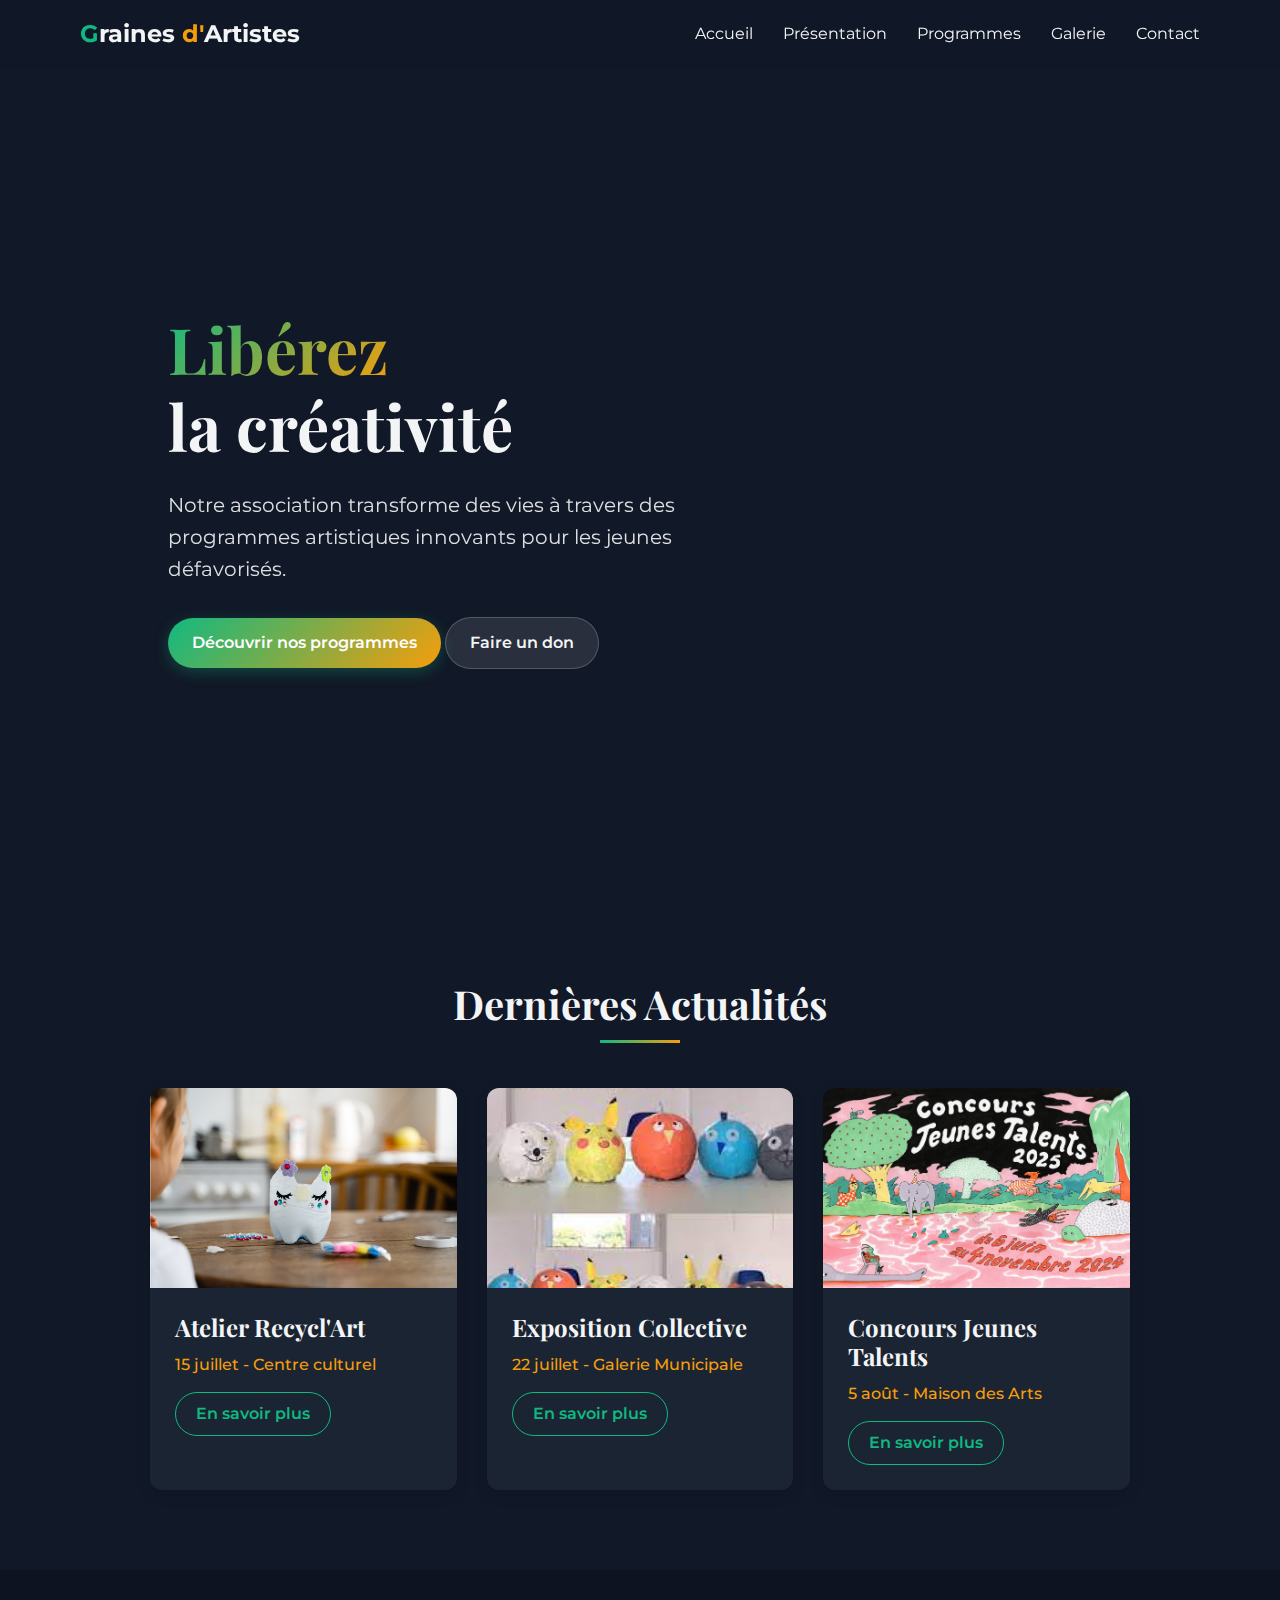
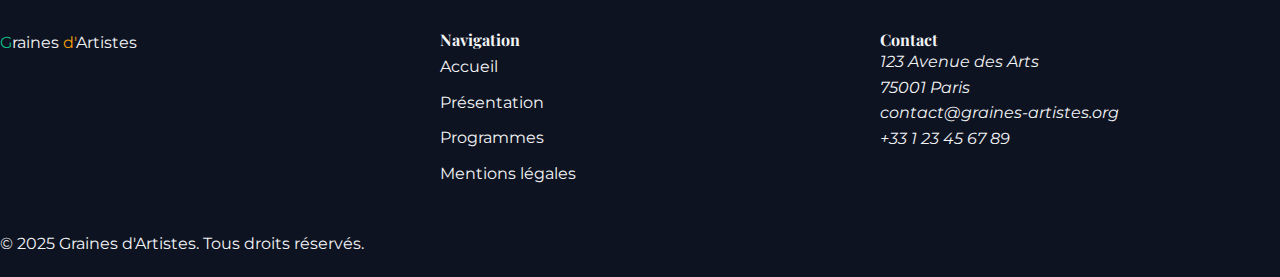
<file: projet asso/index.html>
<!-- la majorité des commentaires ont été fait par IA -->

<!DOCTYPE html>
<html lang="fr">
<head>
    <!-- Définition des métadonnées de base -->
    <meta charset="UTF-8"> <!-- Encodage des caractères -->
    <meta name="viewport" content="width=device-width, initial-scale=1.0"> <!-- Adaptation mobile -->
    <title>Graines d'Artistes | Éducation Artistique</title> <!-- Titre de la page -->
    
    <!-- Liens vers les feuilles de style -->
    <link href="style.css" rel="stylesheet"> <!-- Feuille de style principale -->
    <link href="https://fonts.googleapis.com/css2?family=Montserrat:wght@400;600;700&family=Playfair+Display:wght@700&display=swap" rel="stylesheet"> <!-- Polices Google -->
</head>
<body>
    <!-- Barre de progression du défilement -->
    <div id="progress-bar"></div>
    
    <!-- Barre de navigation -->
    <nav id="navbar">
        <div class="nav-container">
            <!-- Logo avec effets de couleur -->
            <a href="index.html" class="logo">
                <span class="logo-emerald">G</span>raines 
                <span class="logo-amber">d'</span>Artistes
            </a>
            
            <!-- Bouton menu mobile -->
            <button id="menu-toggle" aria-label="Menu" class="menu-toggle">
                <span class="menu-bar"></span>
                <span class="menu-bar"></span>
                <span class="menu-bar"></span>
            </button>
            
            <!-- Liens de navigation -->
            <ul class="nav-links">
                <li><a href="index.html" class="nav-link active">Accueil</a></li>
                <li><a href="about.html" class="nav-link">Présentation</a></li>
                <li><a href="programme.html" class="nav-link">Programmes</a></li>
                <li><a href="gallery.html" class="nav-link">Galerie</a></li>
                <li><a href="contact.html" class="nav-link">Contact</a></li>
            </ul>
        </div>
    </nav>

    <!-- Section Hero (bannière principale) -->
    <section class="hero">
        <div class="hero-overlay"></div> <!-- Overlay pour le fond -->
        <div class="hero-content">
            <h1>
                <span class="hero-gradient">Libérez</span><br>
                <span class="hero-title">la créativité</span>
            </h1>
            <p class="hero-subtitle">
                Notre association transforme des vies à travers des programmes artistiques innovants pour les jeunes défavorisés.
            </p>
            <div class="hero-buttons">
                <a href="programme.html" class="btn btn-primary">Découvrir nos programmes</a>
                <a href="contact.html" class="btn btn-secondary">Faire un don</a>
            </div>
        </div>
        <div class="scroll-indicator"></div> <!-- Indicateur de défilement -->
    </section>

    <!-- Section des actualités -->
    <section class="news-section">
        <div class="container">
            <h2 class="section-title">Dernières Actualités</h2>
            <div class="news-grid">
                <!-- Carte d'actualité 1 -->
                <article class="news-card">
                    <div class="news-image-container">
                        <img src="assets/event1.jpg" alt="Atelier Recycl'Art" class="news-image">
                    </div>
                    <div class="news-content">
                        <h3>Atelier Recycl'Art</h3>
                        <p class="news-date">15 juillet - Centre culturel</p>
                        <a href="Actu1.html" class="news-link">En savoir plus</a>
                    </div>
                </article>

                <!-- Carte d'actualité 2 -->
                <article class="news-card">
                    <div class="news-image-container">
                        <img src="assets/event2.jpg" alt="Exposition collective" class="news-image">
                    </div>
                    <div class="news-content">
                        <h3>Exposition Collective</h3>
                        <p class="news-date">22 juillet - Galerie Municipale</p>
                        <a href="Actu2.html" class="news-link">En savoir plus</a>
                    </div>
                </article>

                <!-- Carte d'actualité 3 -->
                <article class="news-card">
                    <div class="news-image-container">
                        <img src="assets/event3.jpg" alt="Concours jeunes talents" class="news-image">
                    </div>
                    <div class="news-content">
                        <h3>Concours Jeunes Talents</h3>
                        <p class="news-date">5 août - Maison des Arts</p>
                        <a href="Actu3.html" class="news-link">En savoir plus</a>
                    </div>
                </article>
            </div>
        </div>
    </section>

    <!-- Pied de page -->
    <footer>
        <div class="footer-container">
            <!-- Section logo -->
            <div class="footer-brand">
                <span class="logo-emerald">G</span>raines 
                <span class="logo-amber">d'</span>Artistes
            </div>
            
            <!-- Liens rapides -->
            <div class="footer-links">
                <h4>Navigation</h4>
                <ul>
                    <li><a href="index.html">Accueil</a></li>
                    <li><a href="about.html">Présentation</a></li>
                    <li><a href="programme.html">Programmes</a></li>
                    <li><a href="RGPD.html">Mentions légales</a></li>
                </ul>
            </div>
            
            <!-- Informations de contact -->
            <div class="footer-contact">
                <h4>Contact</h4>
                <address>
                    123 Avenue des Arts<br />
                    75001 Paris<br />
                    contact@graines-artistes.org<br />
                    +33 1 23 45 67 89
                </address>
            </div>
        </div>
        
        <!-- Copyright -->
        <div class="footer-bottom">
            <p>© 2025 Graines d'Artistes. Tous droits réservés.</p>
        </div>
    </footer>

    <!-- Scripts JavaScript -->
    <script src="script.js"></script> <!-- Fichier JavaScript principal -->
    
    <!-- Script pour la barre de progression -->
    <script>
    const progressBar = document.getElementById('progress-bar');
    window.addEventListener('scroll', () => {
        const scrollY = window.scrollY;
        const totalHeight = document.body.scrollHeight - window.innerHeight;
        const scrollProgress = (scrollY / totalHeight) * 100;
        progressBar.style.width = scrollProgress + '%';
    });
    </script>
</body>
</html>
</file>
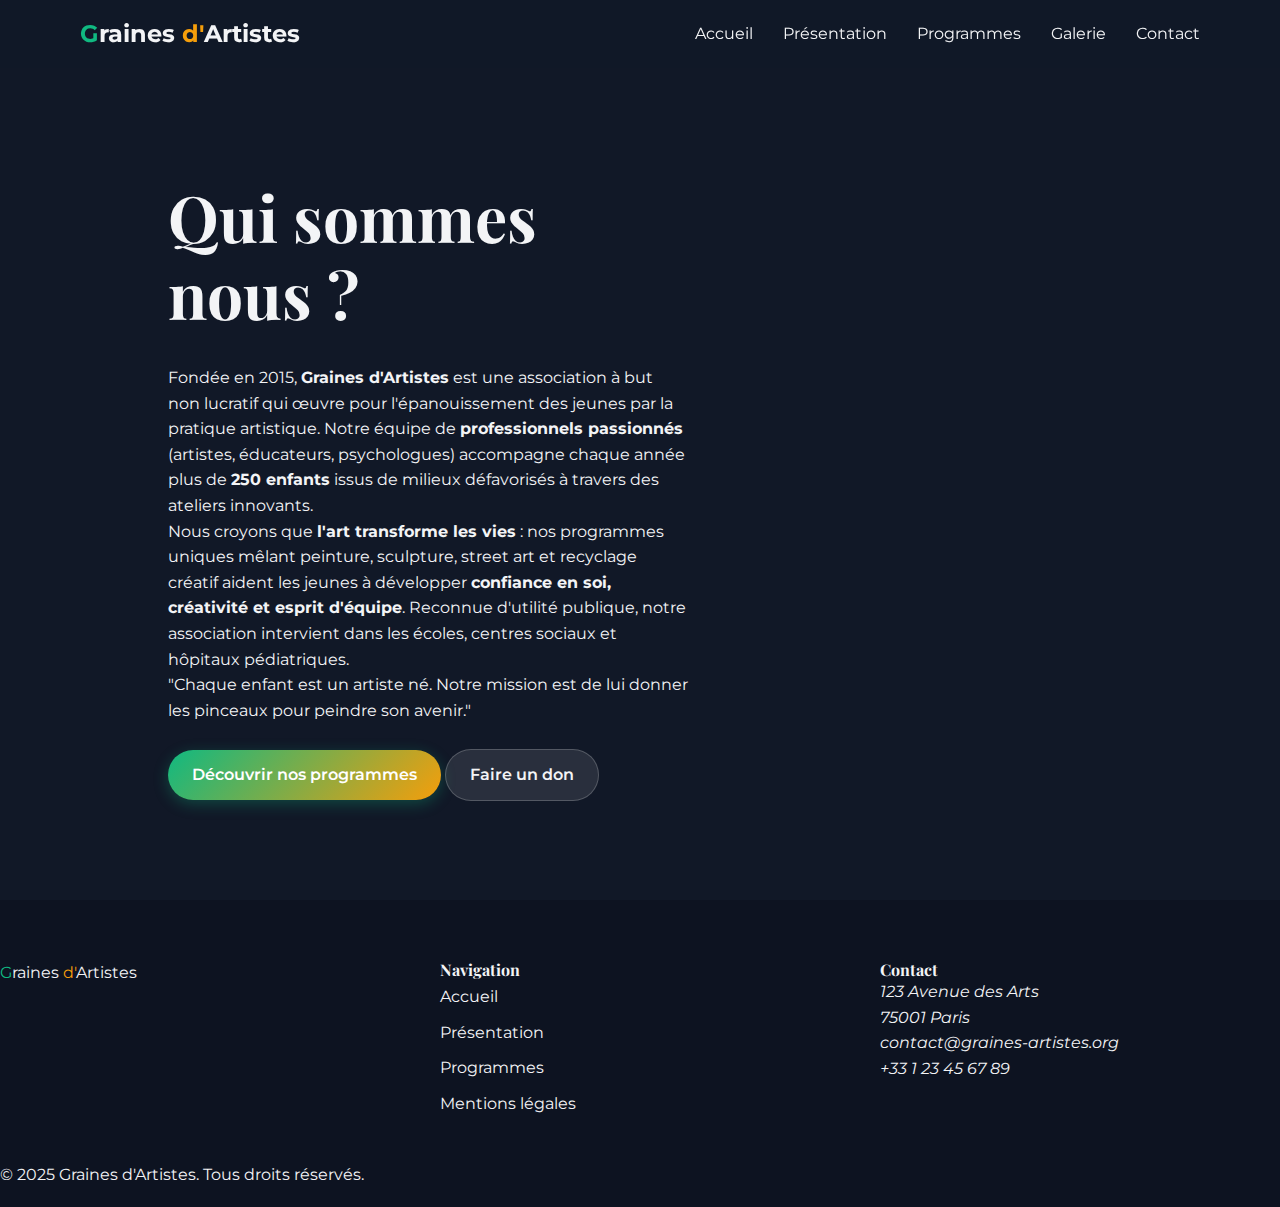
<file: projet asso/about.html>
<!-- la majorité des commentaires ont été fait par IA -->

<!DOCTYPE html>
<html lang="fr">
<head>
    <!-- Métadonnées de base -->
    <meta charset="UTF-8"> <!-- Encodage en UTF-8 pour les caractères spéciaux -->
    <meta name="viewport" content="width=device-width, initial-scale=1.0"> <!-- Responsive design -->
    <title>Graines d'Artistes | Éducation Artistique</title> <!-- Titre de la page -->
    
    <!-- Liens CSS -->
    <link href="style.css" rel="stylesheet"> <!-- Feuille de style principale -->
    <link href="https://fonts.googleapis.com/css2?family=Montserrat:wght@400;600;700&family=Playfair+Display:wght@700&display=swap" rel="stylesheet"> <!-- Polices Google -->
</head>
<body>
    <!-- Barre de navigation -->
    <nav id="navbar">
        <div class="nav-container">
            <!-- Logo avec effets de couleur -->
            <a href="index.html" class="logo">
                <span class="logo-emerald">G</span>raines 
                <span class="logo-amber">d'</span>Artistes
            </a>
            
            <!-- Bouton menu mobile (burger) -->
            <button id="menu-toggle" aria-label="Menu" class="menu-toggle">
                <span class="menu-bar"></span>
                <span class="menu-bar"></span>
                <span class="menu-bar"></span>
            </button>
            
            <!-- Liens de navigation -->
            <ul class="nav-links">
                <li><a href="index.html" class="nav-link active">Accueil</a></li>
                <li><a href="about.html" class="nav-link">Présentation</a></li>
                <li><a href="programme.html" class="nav-link">Programmes</a></li>
                <li><a href="gallery.html" class="nav-link">Galerie</a></li>
                <li><a href="contact.html" class="nav-link">Contact</a></li>
            </ul>
        </div>
    </nav>

    <!-- Section "À propos" -->
    <section class="about">
        <div class="about-overlay"></div> <!-- Overlay pour l'effet visuel -->
        <div class="about-content">
            <h1>
                <span class="about-title">Qui sommes nous ?</span> <!-- Titre principal -->
            </h1>
            
            <!-- Contenu texte -->
            <p class="about-subtitle">
                <p>Fondée en 2015, <strong>Graines d'Artistes</strong> est une association à but non lucratif qui œuvre pour l'épanouissement des jeunes par la pratique artistique. Notre équipe de <strong>professionnels passionnés</strong> (artistes, éducateurs, psychologues) accompagne chaque année plus de <strong>250 enfants</strong> issus de milieux défavorisés à travers des ateliers innovants.</p>
            
                <p>Nous croyons que <strong>l'art transforme les vies</strong> : nos programmes uniques mêlant peinture, sculpture, street art et recyclage créatif aident les jeunes à développer <strong>confiance en soi, créativité et esprit d'équipe</strong>. Reconnue d'utilité publique, notre association intervient dans les écoles, centres sociaux et hôpitaux pédiatriques.</p>
                
                <!-- Citation mise en valeur -->
                <blockquote class="mission-quote">
                    "Chaque enfant est un artiste né. Notre mission est de lui donner les pinceaux pour peindre son avenir."
                </blockquote>
                <br>
            </p>
            
            <!-- Boutons d'action -->
            <div class="about-buttons">
                <a href="programme.html" class="btn btn-primary">Découvrir nos programmes</a>
                <a href="contact.html" class="btn btn-secondary">Faire un don</a>
            </div>
        </div>
        <div class="scroll-indicator"></div> <!-- Indicateur de défilement -->
    </section>

    <!-- Pied de page -->
    <footer>
        <div class="footer-container">
            <!-- Section logo -->
            <div class="footer-brand">
                <span class="logo-emerald">G</span>raines 
                <span class="logo-amber">d'</span>Artistes
            </div>
            
            <!-- Liens rapides -->
            <div class="footer-links">
                <h4>Navigation</h4>
                <ul>
                    <li><a href="index.html">Accueil</a></li>
                    <li><a href="about.html">Présentation</a></li>
                    <li><a href="programme.html">Programmes</a></li>
                    <li><a href="RGPD.html">Mentions légales</a></li>
                </ul>
            </div>
            
            <!-- Informations de contact -->
            <div class="footer-contact">
                <h4>Contact</h4>
                <address>
                    123 Avenue des Arts<br>
                    75001 Paris<br>
                    contact@graines-artistes.org<br>
                    +33 1 23 45 67 89
                </address>
            </div>
        </div>
        
        <!-- Copyright -->
        <div class="footer-bottom">
            <p>© 2025 Graines d'Artistes. Tous droits réservés.</p>
        </div>
    </footer>
    
    <!-- Script JavaScript -->
    <script src="script.js"></script>
</body>
</html>
</file>
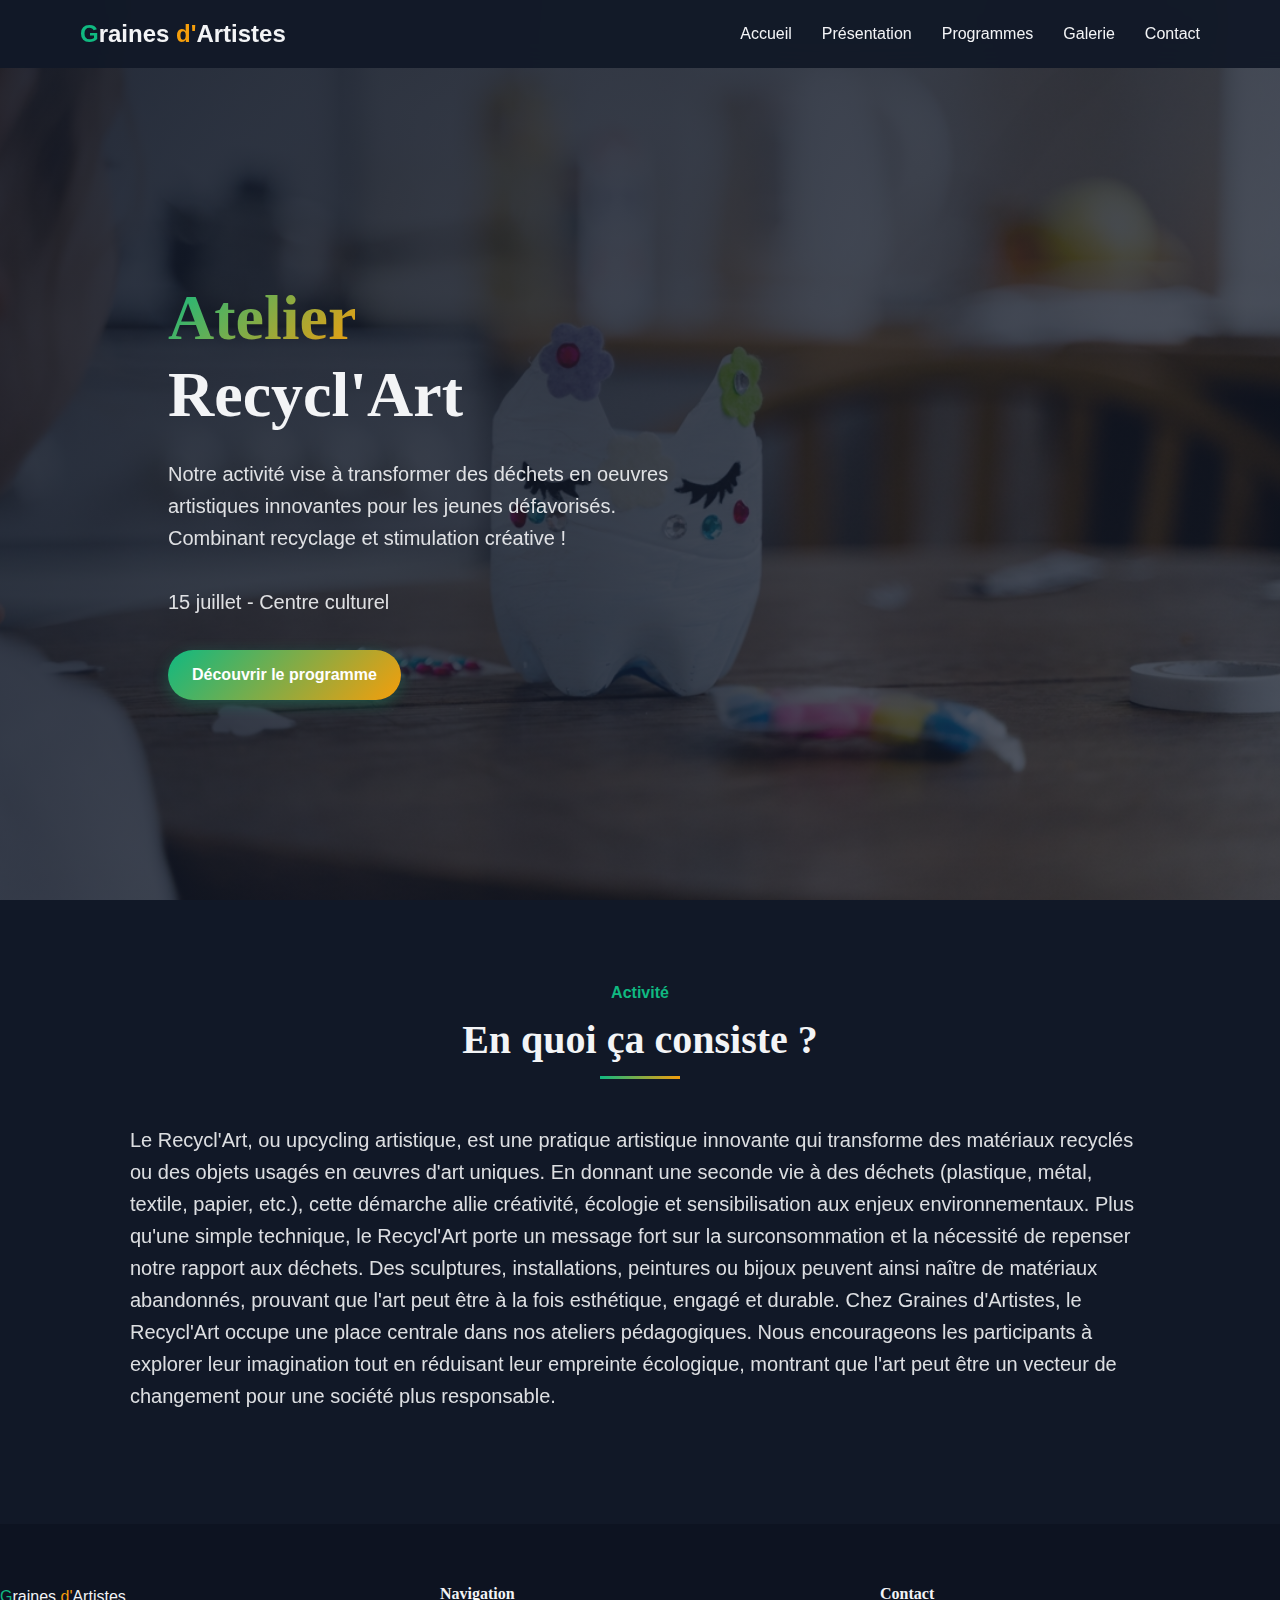
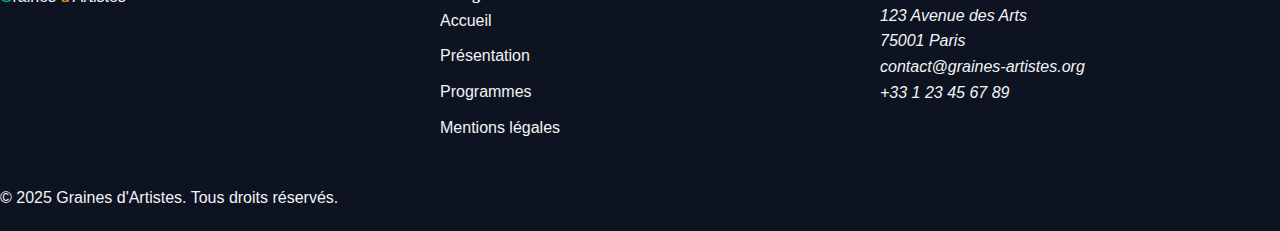
<file: projet asso/Actu1.html>
<!DOCTYPE html>
<html lang="en">
<head>
    <!-- Métadonnées de base -->
    <meta charset="UTF-8"> <!-- Encodage des caractères -->
    <meta name="viewport" content="width=device-width, initial-scale=1.0"> <!-- Responsive design -->
    <link href="style.css" rel="stylesheet"> <!-- Feuille de style principale -->
    <title>Actu1</title> <!-- Titre de la page -->
</head>
<body>
    <!-- Barre de navigation -->
    <nav id="navbar">
        <div class="nav-container">
            <!-- Logo avec effets de couleur -->
            <a href="index.html" class="logo">
                <span class="logo-emerald">G</span>raines 
                <span class="logo-amber">d'</span>Artistes
            </a>
            
            <!-- Bouton menu mobile -->
            <button id="menu-toggle" aria-label="Menu" class="menu-toggle">
                <span class="menu-bar"></span>
                <span class="menu-bar"></span>
                <span class="menu-bar"></span>
            </button>
            
            <!-- Menu de navigation -->
            <ul class="nav-links">
                <li><a href="index.html" class="nav-link active">Accueil</a></li>
                <li><a href="about.html" class="nav-link">Présentation</a></li>
                <li><a href="programme.html" class="nav-link">Programmes</a></li>
                <li><a href="gallery.html" class="nav-link">Galerie</a></li>
                <li><a href="contact.html" class="nav-link">Contact</a></li>
            </ul>
        </div>
    </nav>

    <!-- Section principale de l'actualité -->
    <section class="actu1">
        <div class="actu1-overlay"></div> <!-- Overlay pour effet visuel -->
        <div class="actu1-content">
            <!-- Titre avec effet de gradient -->
            <h1>
                <span class="actu1-gradient">Atelier </span><br>
                <span class="actu1-title">Recycl'Art</span>
            </h1>
            
            <!-- Description de l'événement -->
            <p class="actu1-subtitle">
                Notre activité vise à transformer des déchets en oeuvres artistiques innovantes pour les jeunes défavorisés. Combinant recyclage et stimulation créative ! <br><br> 
                15 juillet - Centre culturel
            </p>
            
            <!-- Bouton d'action -->
            <div class="hero-buttons">
                <a href="#programmes" class="btn btn-primary">Découvrir le programme</a>
            </div>
        </div>
        <div class="scroll-indicator"></div> <!-- Indicateur de défilement -->
    </section>

    <!-- Section détaillant le programme -->
    <section class="programs" id="programmes">
        <div class="container">
            <div class="section-header">
                <span class="section-badge">Activité</span> <!-- Badge thématique -->
                <h2 class="section-title">En quoi ça consiste ?</h2> <!-- Titre de section -->
            </div>
            
            <!-- Description détaillée -->
            <p class="actu1-subtitle">
                Le Recycl'Art, ou upcycling artistique, est une pratique artistique innovante qui transforme des matériaux recyclés ou des objets usagés en œuvres d'art uniques. En donnant une seconde vie à des déchets (plastique, métal, textile, papier, etc.), cette démarche allie créativité, écologie et sensibilisation aux enjeux environnementaux. Plus qu'une simple technique, le Recycl'Art porte un message fort sur la surconsommation et la nécessité de repenser notre rapport aux déchets. Des sculptures, installations, peintures ou bijoux peuvent ainsi naître de matériaux abandonnés, prouvant que l'art peut être à la fois esthétique, engagé et durable.

                Chez Graines d'Artistes, le Recycl'Art occupe une place centrale dans nos ateliers pédagogiques. Nous encourageons les participants à explorer leur imagination tout en réduisant leur empreinte écologique, montrant que l'art peut être un vecteur de changement pour une société plus responsable.
            </p>
        </div>
    </section>

    <!-- Pied de page -->
    <footer>
        <div class="footer-container">
            <!-- Section logo -->
            <div class="footer-brand">
                <span class="logo-emerald">G</span>raines 
                <span class="logo-amber">d'</span>Artistes
            </div>
            
            <!-- Liens rapides -->
            <div class="footer-links">
                <h4>Navigation</h4>
                <ul>
                    <li><a href="index.html">Accueil</a></li>
                    <li><a href="about.html">Présentation</a></li>
                    <li><a href="programme.html">Programmes</a></li>
                    <li><a href="RGPD.html">Mentions légales</a></li>
                </ul>
            </div>
            
            <!-- Coordonnées -->
            <div class="footer-contact">
                <h4>Contact</h4>
                <address>
                    123 Avenue des Arts<br />
                    75001 Paris<br />
                    contact@graines-artistes.org<br />
                    +33 1 23 45 67 89
                </address>
            </div>
        </div>
        
        <!-- Copyright -->
        <div class="footer-bottom">
            <p>© 2025 Graines d'Artistes. Tous droits réservés.</p>
        </div>
    </footer>
    
    <!-- Script JavaScript -->
    <script src="script.js"></script>
</body>
</html>
</file>
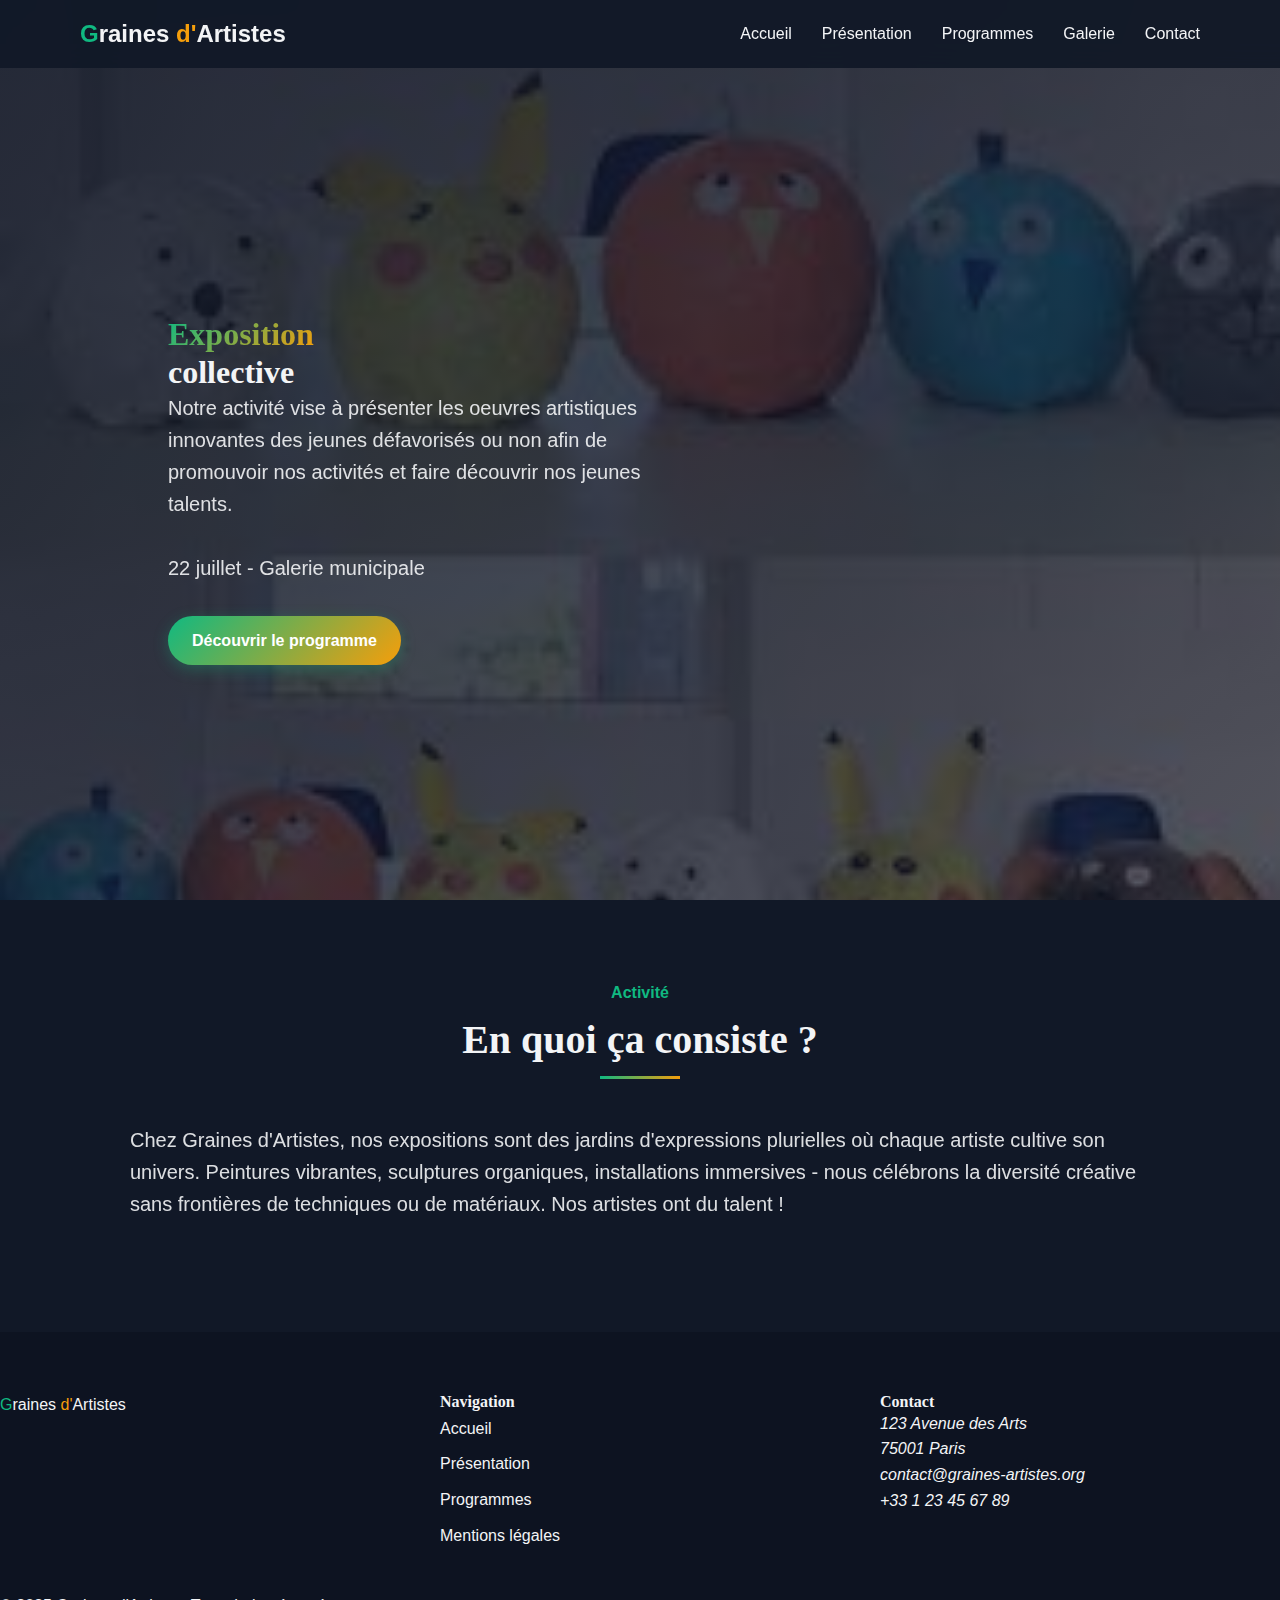
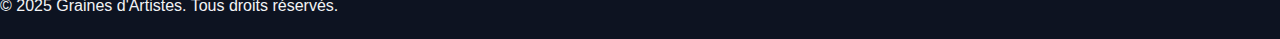
<file: projet asso/Actu2.html>
<!DOCTYPE html>
<html lang="en">
<head>
    <!-- Métadonnées de base -->
    <meta charset="UTF-8"> <!-- Encodage des caractères -->
    <meta name="viewport" content="width=device-width, initial-scale=1.0"> <!-- Responsive design -->
    <link href="style.css" rel="stylesheet"> <!-- Feuille de style principale -->
    <title>Actu2</title> <!-- Titre de la page (actualité 2) -->
</head>
<body>
    <!-- Barre de navigation -->
    <nav id="navbar">
        <div class="nav-container">
            <!-- Logo avec effets de couleur -->
            <a href="index.html" class="logo">
                <span class="logo-emerald">G</span>raines 
                <span class="logo-amber">d'</span>Artistes
            </a>
            
            <!-- Bouton menu mobile (burger) -->
            <button id="menu-toggle" aria-label="Menu" class="menu-toggle">
                <span class="menu-bar"></span>
                <span class="menu-bar"></span>
                <span class="menu-bar"></span>
            </button>
            
            <!-- Menu principal -->
            <ul class="nav-links">
                <li><a href="index.html" class="nav-link active">Accueil</a></li>
                <li><a href="about.html" class="nav-link">Présentation</a></li>
                <li><a href="programme.html" class="nav-link">Programmes</a></li>
                <li><a href="gallery.html" class="nav-link">Galerie</a></li>
                <li><a href="contact.html" class="nav-link">Contact</a></li>
            </ul>
        </div>
    </nav>

    <!-- Section principale de l'actualité -->
    <section class="actu2"> <!-- Note: classe différente (actu2 au lieu de actu1) -->
        <div class="actu1-overlay"></div> <!-- Overlay pour effet visuel -->
        <div class="actu1-content">
            <!-- Titre avec effet de gradient -->
            <h1>
                <span class="actu1-gradient">Exposition </span><br>
                <span class="actu1-title">collective</span>
            </h1>
            
            <!-- Description de l'événement -->
            <p class="actu1-subtitle">
                Notre activité vise à présenter les oeuvres artistiques innovantes des jeunes défavorisés ou non afin de promouvoir nos activités et faire découvrir nos jeunes talents. <br><br> 
                22 juillet - Galerie municipale
            </p>
            
            <!-- Bouton d'action -->
            <div class="hero-buttons">
                <a href="#programmes" class="btn btn-primary">Découvrir le programme</a>
            </div>
        </div>
        <div class="scroll-indicator"></div> <!-- Indicateur de défilement -->
    </section>

    <!-- Section détaillant le programme -->
    <section class="programs" id="programmes">
        <div class="container">
            <div class="section-header">
                <span class="section-badge">Activité</span> <!-- Badge thématique -->
                <h2 class="section-title">En quoi ça consiste ?</h2> <!-- Titre de section -->
            </div>
            
            <!-- Description détaillée -->
            <p class="actu1-subtitle">
                Chez Graines d'Artistes, nos expositions sont des jardins d'expressions plurielles où chaque artiste cultive son univers. Peintures vibrantes, sculptures organiques, installations immersives - nous célébrons la diversité créative sans frontières de techniques ou de matériaux. Nos artistes ont du talent !
            </p>
        </div>
    </section>

    <!-- Pied de page -->
    <footer>
        <div class="footer-container">
            <!-- Section logo -->
            <div class="footer-brand">
                <span class="logo-emerald">G</span>raines 
                <span class="logo-amber">d'</span>Artistes
            </div>
            
            <!-- Liens rapides -->
            <div class="footer-links">
                <h4>Navigation</h4>
                <ul>
                    <li><a href="index.html">Accueil</a></li>
                    <li><a href="about.html">Présentation</a></li>
                    <li><a href="programme.html">Programmes</a></li>
                    <li><a href="RGPD.html">Mentions légales</a></li>
                </ul>
            </div>
            
            <!-- Coordonnées -->
            <div class="footer-contact">
                <h4>Contact</h4>
                <address>
                    123 Avenue des Arts<br />
                    75001 Paris<br />
                    contact@graines-artistes.org<br />
                    +33 1 23 45 67 89
                </address>
            </div>
        </div>
        
        <!-- Copyright -->
        <div class="footer-bottom">
            <p>© 2025 Graines d'Artistes. Tous droits réservés.</p>
        </div>
    </footer>
    
    <!-- Script JavaScript -->
    <script src="script.js"></script>
</body>
</html>
</file>
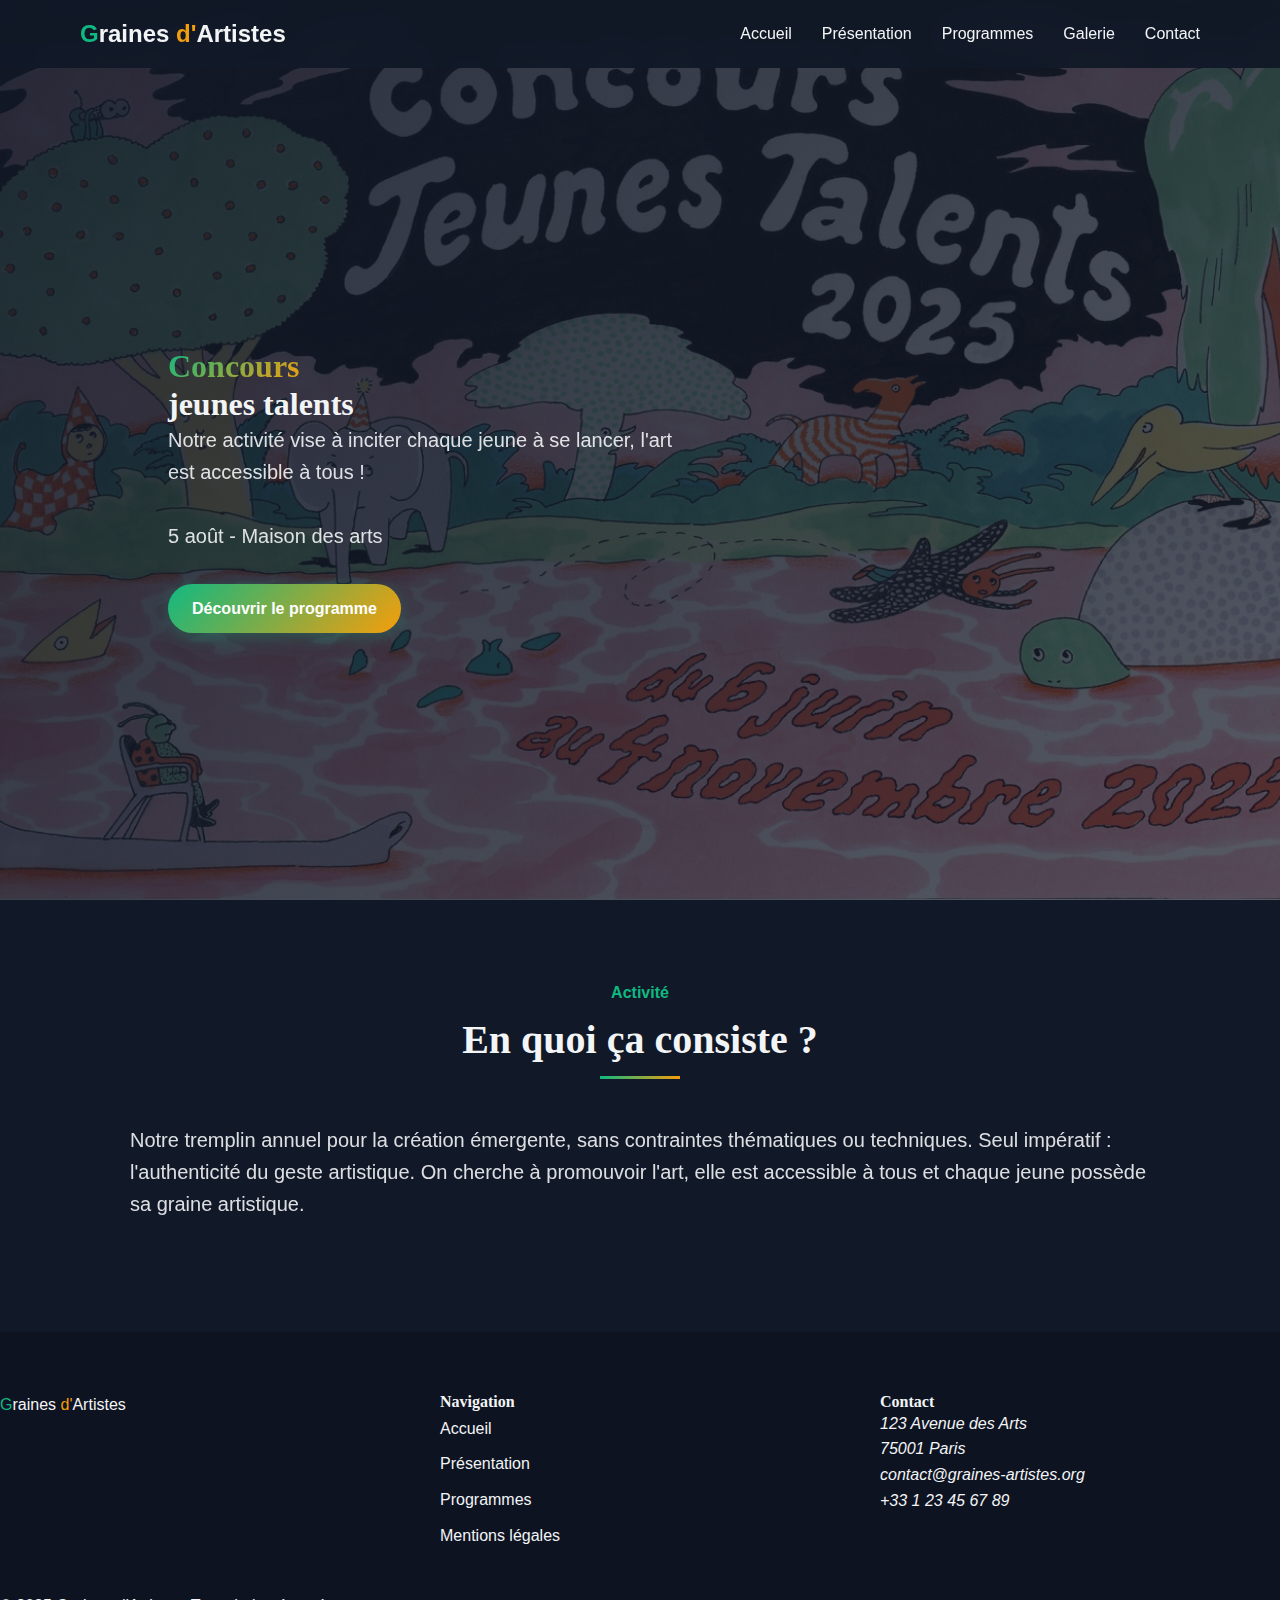
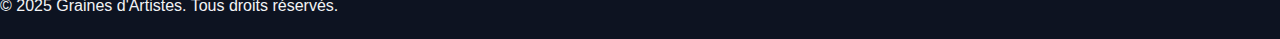
<file: projet asso/Actu3.html>
<!DOCTYPE html>
<html lang="en">
<head>
    <!-- Métadonnées de base -->
    <meta charset="UTF-8"> <!-- Encodage des caractères -->
    <meta name="viewport" content="width=device-width, initial-scale=1.0"> <!-- Responsive design -->
    <link href="style.css" rel="stylesheet"> <!-- Feuille de style principale -->
    <title>Actu3 - Concours Jeunes Talents</title> <!-- Titre de la page -->
</head>
<body>
    <!-- Barre de navigation -->
    <nav id="navbar">
        <div class="nav-container">
            <!-- Logo avec effets de couleur -->
            <a href="index.html" class="logo">
                <span class="logo-emerald">G</span>raines 
                <span class="logo-amber">d'</span>Artistes
            </a>
            
            <!-- Bouton menu mobile -->
            <button id="menu-toggle" aria-label="Menu" class="menu-toggle">
                <span class="menu-bar"></span>
                <span class="menu-bar"></span>
                <span class="menu-bar"></span>
            </button>
            
            <!-- Menu de navigation -->
            <ul class="nav-links">
                <li><a href="index.html" class="nav-link active">Accueil</a></li>
                <li><a href="about.html" class="nav-link">Présentation</a></li>
                <li><a href="programme.html" class="nav-link">Programmes</a></li>
                <li><a href="gallery.html" class="nav-link">Galerie</a></li>
                <li><a href="contact.html" class="nav-link">Contact</a></li>
            </ul>
        </div>
    </nav>

    <!-- Section principale de l'actualité -->
    <section class="actu3"> <!-- Note: classe spécifique pour cette actualité -->
        <div class="actu1-overlay"></div> <!-- Overlay pour effet visuel -->
        <div class="actu1-content">
            <!-- Titre avec effet de gradient -->
            <h1>
                <span class="actu1-gradient">Concours </span><br>
                <span class="actu1-title">jeunes talents</span>
            </h1>
            
            <!-- Description de l'événement -->
            <p class="actu1-subtitle">
                Notre activité vise à inciter chaque jeune à se lancer, l'art est accessible à tous ! <br><br> 
                5 août - Maison des arts
            </p>
            
            <!-- Bouton d'action -->
            <div class="hero-buttons">
                <a href="#programmes" class="btn btn-primary">Découvrir le programme</a>
            </div>
        </div>
        <div class="scroll-indicator"></div> <!-- Indicateur de défilement -->
    </section>

    <!-- Section détaillant le programme -->
    <section class="programs" id="programmes">
        <div class="container">
            <div class="section-header">
                <span class="section-badge">Activité</span> <!-- Badge thématique -->
                <h2 class="section-title">En quoi ça consiste ?</h2> <!-- Titre de section -->
            </div>
            
            <!-- Description détaillée -->
            <p class="actu1-subtitle">
                Notre tremplin annuel pour la création émergente, sans contraintes thématiques ou techniques. Seul impératif : l'authenticité du geste artistique. On cherche à promouvoir l'art, elle est accessible à tous et chaque jeune possède sa graine artistique.
            </p>
        </div>
    </section>

    <!-- Pied de page -->
    <footer>
        <div class="footer-container">
            <!-- Section logo -->
            <div class="footer-brand">
                <span class="logo-emerald">G</span>raines 
                <span class="logo-amber">d'</span>Artistes
            </div>
            
            <!-- Liens rapides -->
            <div class="footer-links">
                <h4>Navigation</h4>
                <ul>
                    <li><a href="index.html">Accueil</a></li>
                    <li><a href="about.html">Présentation</a></li>
                    <li><a href="programme.html">Programmes</a></li>
                    <li><a href="RGPD.html">Mentions légales</a></li>
                </ul>
            </div>
            
            <!-- Coordonnées -->
            <div class="footer-contact">
                <h4>Contact</h4>
                <address>
                    123 Avenue des Arts<br />
                    75001 Paris<br />
                    contact@graines-artistes.org<br />
                    +33 1 23 45 67 89
                </address>
            </div>
        </div>
        
        <!-- Copyright -->
        <div class="footer-bottom">
            <p>© 2025 Graines d'Artistes. Tous droits réservés.</p>
        </div>
    </footer>
    
    <!-- Script JavaScript -->
    <script src="script.js"></script>
</body>
</html>
</file>
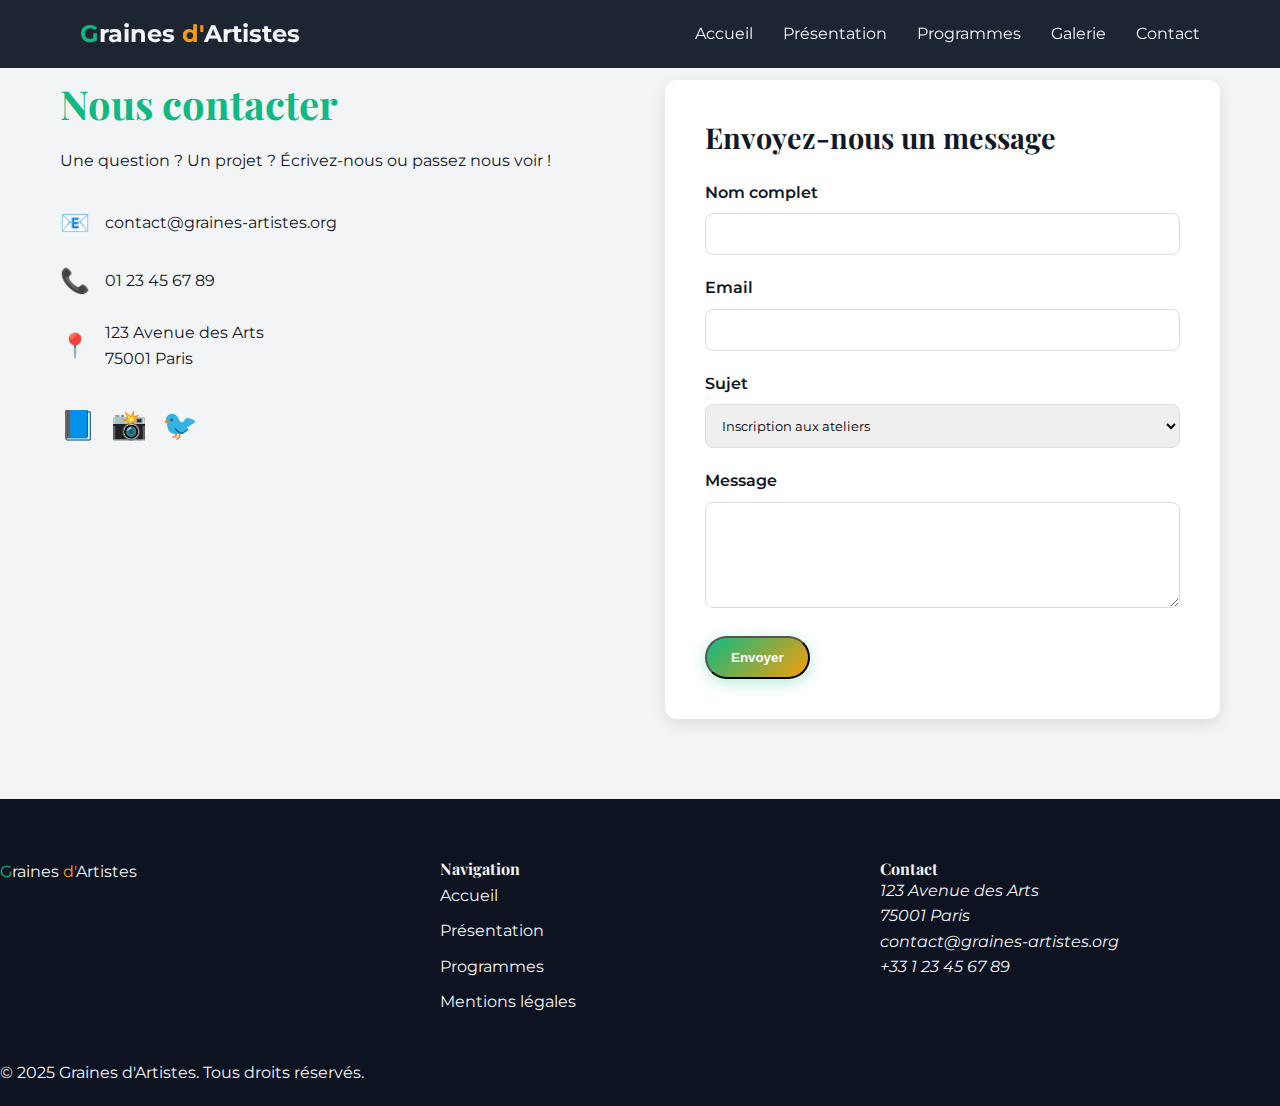
<file: projet asso/contact.html>
<!DOCTYPE html>
<html lang="fr">
<head>
    <!-- Métadonnées de base -->
    <meta charset="UTF-8"> <!-- Encodage des caractères -->
    <meta name="viewport" content="width=device-width, initial-scale=1.0"> <!-- Responsive design -->
    <title>Contact - Graines d'Artistes</title> <!-- Titre de la page -->
    
    <!-- Liens CSS -->
    <link href="style.css" rel="stylesheet"> <!-- Feuille de style principale -->
    <link href="https://fonts.googleapis.com/css2?family=Montserrat:wght@400;600;700&family=Playfair+Display:wght@700&display=swap" rel="stylesheet"> <!-- Polices Google -->
</head>
<body>
    <!-- Barre de navigation -->
    <nav id="navbar">
        <div class="nav-container">
            <!-- Logo avec effets de couleur -->
            <a href="index.html" class="logo">
                <span class="logo-emerald">G</span>raines 
                <span class="logo-amber">d'</span>Artistes
            </a>
            
            <!-- Bouton menu mobile -->
            <button id="menu-toggle" aria-label="Menu" class="menu-toggle">
                <span class="menu-bar"></span>
                <span class="menu-bar"></span>
                <span class="menu-bar"></span>
            </button>
            
            <!-- Menu principal -->
            <ul class="nav-links">
                <li><a href="index.html" class="nav-link active">Accueil</a></li>
                <li><a href="about.html" class="nav-link">Présentation</a></li>
                <li><a href="programme.html" class="nav-link">Programmes</a></li>
                <li><a href="gallery.html" class="nav-link">Galerie</a></li>
                <li><a href="contact.html" class="nav-link">Contact</a></li>
            </ul>
        </div>
    </nav>

    <!-- Section Contact -->
    <section class="contact-section">
        <div class="contact-container">
            <!-- Bloc d'informations de contact -->
            <div class="contact-info">
                <h2>Nous contacter</h2>
                <p>Une question ? Un projet ? Écrivez-nous ou passez nous voir !</p>
                
                <!-- Détails de contact -->
                <div class="contact-details">
                    <div class="contact-item">
                        <span class="contact-icon">📧</span> <!-- Icône email -->
                        <a href="mailto:contact@graines-artistes.org">contact@graines-artistes.org</a>
                    </div>
                    <div class="contact-item">
                        <span class="contact-icon">📞</span> <!-- Icône téléphone -->
                        <a href="tel:+33123456789">01 23 45 67 89</a>
                    </div>
                    <div class="contact-item">
                        <span class="contact-icon">📍</span> <!-- Icône localisation -->
                        <p>123 Avenue des Arts<br>75001 Paris</p>
                    </div>
                </div>

                <!-- Liens réseaux sociaux -->
                <div class="social-links">
                    <a href="#" aria-label="Facebook">📘</a> <!-- Facebook -->
                    <a href="#" aria-label="Instagram">📸</a> <!-- Instagram -->
                    <a href="#" aria-label="Twitter">🐦</a> <!-- Twitter -->
                </div>
            </div>

            <!-- Formulaire de contact -->
            <form class="contact-form">
                <h3>Envoyez-nous un message</h3>
                
                <!-- Champ Nom -->
                <div class="form-group">
                    <label for="name">Nom complet</label>
                    <input type="text" id="name" required>
                </div>
                
                <!-- Champ Email -->
                <div class="form-group">
                    <label for="email">Email</label>
                    <input type="email" id="email" required>
                </div>
                
                <!-- Sélecteur de sujet -->
                <div class="form-group">
                    <label for="subject">Sujet</label>
                    <select id="subject">
                        <option value="atelier">Inscription aux ateliers</option>
                        <option value="don">Faire un don</option>
                        <option value="partenariat">Partenariat</option>
                        <option value="autre">Autre</option>
                    </select>
                </div>

                <!-- Champs spécifiques pour les dons (masqués par défaut) -->
                <div id="don-fields" style="display: none;">
                    <!-- Type de don -->
                    <div class="form-group">
                        <label for="don-type">Type de don</label>
                        <select id="don-type">
                            <option value="financier">Financier</option>
                            <option value="materiel">Matériel</option>
                            <option value="competence">Compétence</option>
                        </select>
                    </div>
                    <!-- Montant du don -->
                    <div class="form-group">
                        <label for="don-montant">Montant (€)</label>
                        <input type="number" id="don-montant" min="1">
                    </div>
                    <!-- Message supplémentaire -->
                    <div class="form-group">
                        <label for="don-message">Message supplémentaire</label>
                        <textarea id="don-message" rows="3"></textarea>
                    </div>
                </div>
                
                <!-- Champ Message principal -->
                <div class="form-group">
                    <label for="message">Message</label>
                    <textarea id="message" rows="5" required></textarea>
                </div>
                
                <!-- Bouton d'envoi -->
                <button type="submit" class="btn btn-primary">Envoyer</button>
            </form>
        </div>
    </section>
    

    <!-- Pied de page -->
    <footer>
        <div class="footer-container">
            <!-- Section logo -->
            <div class="footer-brand">
                <span class="logo-emerald">G</span>raines 
                <span class="logo-amber">d'</span>Artistes
            </div>
            
            <!-- Liens rapides -->
            <div class="footer-links">
                <h4>Navigation</h4>
                <ul>
                    <li><a href="index.html">Accueil</a></li>
                    <li><a href="about.html">Présentation</a></li>
                    <li><a href="programme.html">Programmes</a></li>
                    <li><a href="RGPD.html">Mentions légales</a></li>
                </ul>
            </div>
            
            <!-- Coordonnées -->
            <div class="footer-contact">
                <h4>Contact</h4>
                <address>
                    123 Avenue des Arts<br />
                    75001 Paris<br />
                    contact@graines-artistes.org<br />
                    +33 1 23 45 67 89
                </address>
            </div>
        </div>
        
        <!-- Copyright -->
        <div class="footer-bottom">
            <p>© 2025 Graines d'Artistes. Tous droits réservés.</p>
        </div>
    </footer>

    <!-- Scripts JavaScript -->
    <script src="contact.js"></script> <!-- Script spécifique à la page contact -->
    <script src="script.js"></script> <!-- Script principal -->
</body>
</html>
</file>
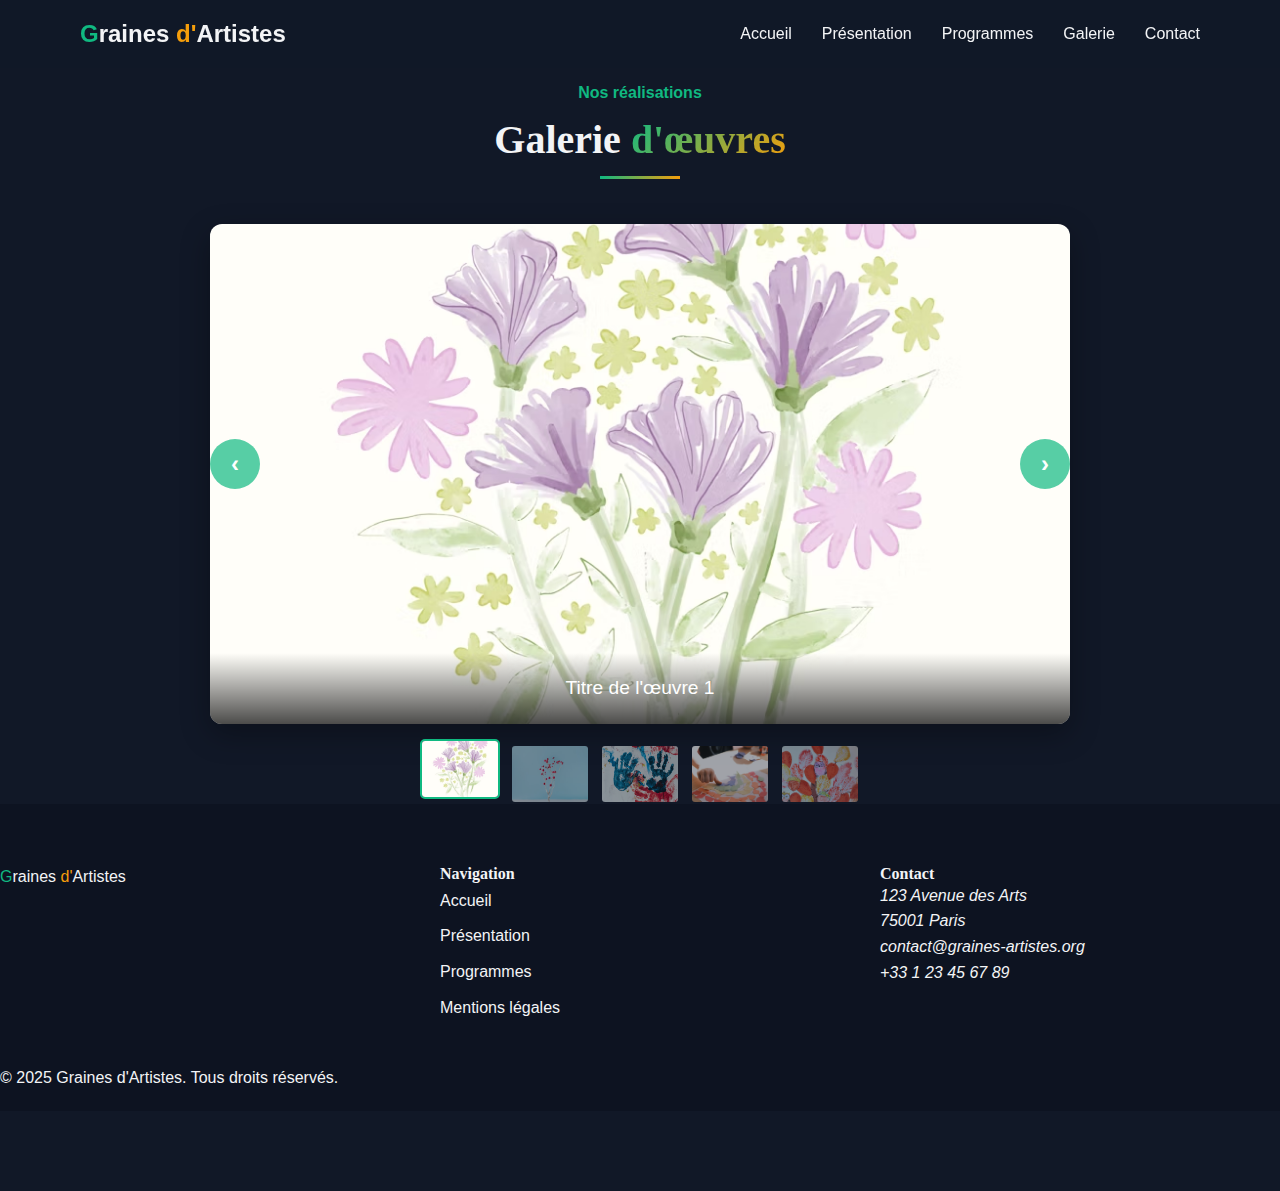
<file: projet asso/gallery.html>
<!DOCTYPE html>
<html lang="fr">
<head>
    <!-- Métadonnées de base -->
    <meta charset="UTF-8"> <!-- Encodage des caractères -->
    <meta name="viewport" content="width=device-width, initial-scale=1.0"> <!-- Responsive design -->
    <link href="gallery-style.css" rel="stylesheet"> <!-- Feuille de style spécifique à la galerie -->
    <title>Galerie - Graines d'Artistes</title> <!-- Titre de la page -->
</head>
<body>
    <!-- Barre de navigation -->
    <nav id="navbar">
        <div class="nav-container">
            <!-- Logo avec effets de couleur -->
            <a href="index.html" class="logo">
                <span class="logo-emerald">G</span>raines 
                <span class="logo-amber">d'</span>Artistes
            </a>
            
            <!-- Bouton menu mobile -->
            <button id="menu-toggle" aria-label="Menu" class="menu-toggle">
                <span class="menu-bar"></span>
                <span class="menu-bar"></span>
                <span class="menu-bar"></span>
            </button>
            
            <!-- Menu de navigation -->
            <ul class="nav-links">
                <li><a href="index.html" class="nav-link">Accueil</a></li>
                <li><a href="about.html" class="nav-link">Présentation</a></li>
                <li><a href="programme.html" class="nav-link">Programmes</a></li>
                <li><a href="gallery.html" class="nav-link active">Galerie</a></li> <!-- Lien actif -->
                <li><a href="contact.html" class="nav-link">Contact</a></li>
            </ul>
        </div>
    </nav>

    <!-- Contenu principal de la galerie -->
    <main class="gallery-section">
        <!-- En-tête de section -->
        <div class="section-header">
            <span class="section-badge">Nos réalisations</span> <!-- Badge thématique -->
            <h2 class="section-title">Galerie <span class="gradient-text">d'œuvres</span></h2> <!-- Titre avec effet de gradient -->
        </div>

        <!-- Conteneur de la galerie -->
        <div class="gallery-container">
            <!-- Conteneur des diapositives -->
            <div class="gallery-slides">
                <!-- Diapositive 1 (active par défaut) -->
                <div class="slide active">
                    <img src="assets/gallery1.jpg" alt="Œuvre d'art 1"> <!-- Image principale -->
                    <div class="slide-caption">Titre de l'œuvre 1</div> <!-- Légende -->
                </div>
                
                <!-- Diapositive 2 -->
                <div class="slide">
                    <img src="assets/gallery2.jpg" alt="Œuvre d'art 2">
                    <div class="slide-caption">Titre de l'œuvre 2</div>
                </div>
                
                <!-- Diapositive 3 -->
                <div class="slide">
                    <img src="assets/gallery3.jpg" alt="Œuvre d'art 3">
                    <div class="slide-caption">Titre de l'œuvre 3</div>
                </div>
                
                <!-- Diapositive 4 -->
                <div class="slide">
                    <img src="assets/gallery4.jpg" alt="Œuvre d'art 4">
                    <div class="slide-caption">Titre de l'œuvre 4</div>
                </div>
                
                <!-- Diapositive 5 -->
                <div class="slide">
                    <img src="assets/gallery5.jpg" alt="Œuvre d'art 5">
                    <div class="slide-caption">Titre de l'œuvre 5</div>
                </div>
            </div>

            <!-- Navigation entre les diapositives -->
            <button class="slide-nav prev" aria-label="Image précédente">‹</button> <!-- Bouton précédent -->
            <button class="slide-nav next" aria-label="Image suivante">›</button> <!-- Bouton suivant -->

            <!-- Miniatures pour navigation -->
            <div class="thumbnails">
                <!-- Miniature 1 (active par défaut) -->
                <img src="assets/gallery1.jpg" class="thumb active" data-index="0" alt="Miniature 1">
                
                <!-- Miniature 2 -->
                <img src="assets/gallery2.jpg" class="thumb" data-index="1" alt="Miniature 2">
                
                <!-- Miniature 3 -->
                <img src="assets/gallery3.jpg" class="thumb" data-index="2" alt="Miniature 3">
                
                <!-- Miniature 4 -->
                <img src="assets/gallery4.jpg" class="thumb" data-index="3" alt="Miniature 4">
                
                <!-- Miniature 5 -->
                <img src="assets/gallery5.jpg" class="thumb" data-index="4" alt="Miniature 5">
            </div>
        </div>

        <!-- Pied de page -->
        <footer>
            <div class="footer-container">
                <!-- Section logo -->
                <div class="footer-brand">
                    <span class="logo-emerald">G</span>raines 
                    <span class="logo-amber">d'</span>Artistes
                </div>
                
                <!-- Liens rapides -->
                <div class="footer-links">
                    <h4>Navigation</h4>
                    <ul>
                        <li><a href="index.html">Accueil</a></li>
                        <li><a href="about.html">Présentation</a></li>
                        <li><a href="programme.html">Programmes</a></li>
                        <li><a href="RGPD.html">Mentions légales</a></li>
                    </ul>
                </div>
                
                <!-- Coordonnées -->
                <div class="footer-contact">
                    <h4>Contact</h4>
                    <address>
                        123 Avenue des Arts<br />
                        75001 Paris<br />
                        contact@graines-artistes.org<br />
                        +33 1 23 45 67 89
                    </address>
                </div>
            </div>
            
            <!-- Copyright -->
            <div class="footer-bottom">
                <p>© 2025 Graines d'Artistes. Tous droits réservés.</p>
            </div>
        </footer>
    </main>

    <!-- Scripts JavaScript -->
    <script src="gallery.js"></script> <!-- Script spécifique à la galerie -->
    <script src="script.js"></script> <!-- Script principal -->
</body>
</html>
</file>
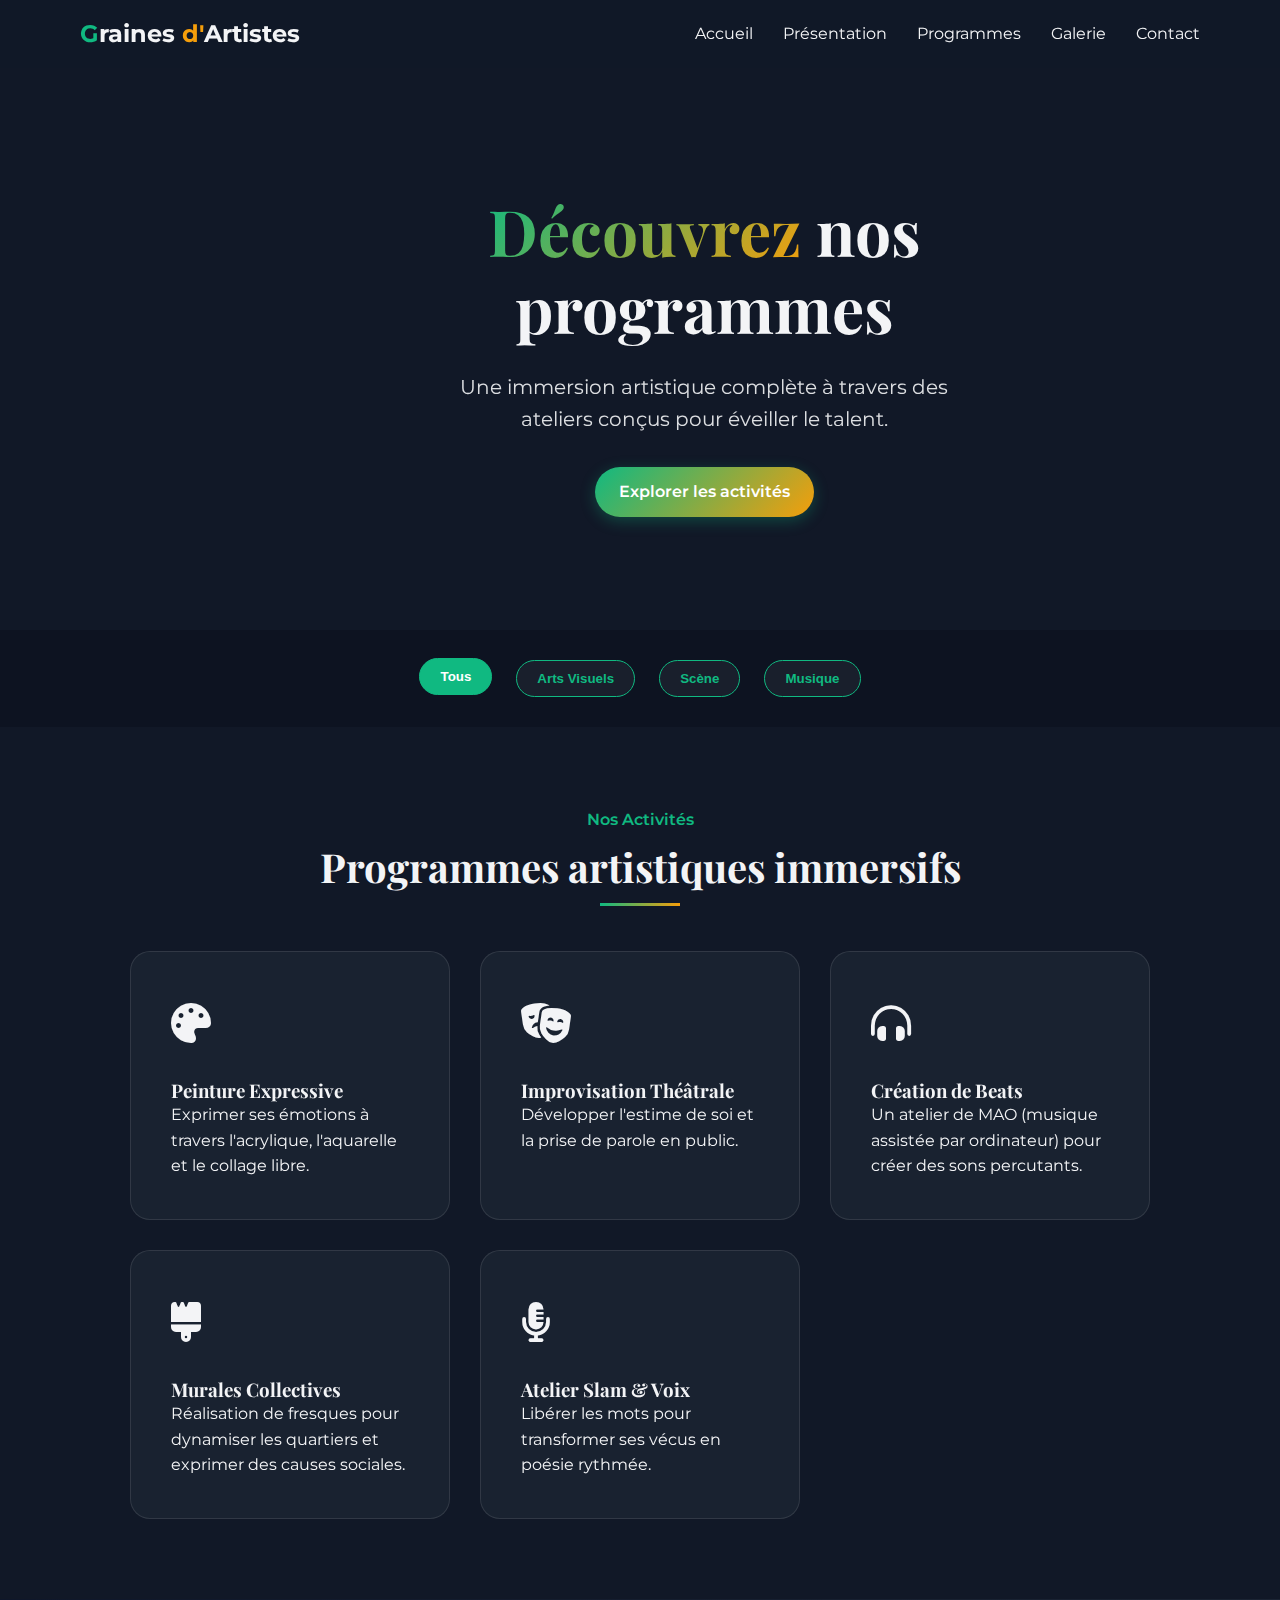
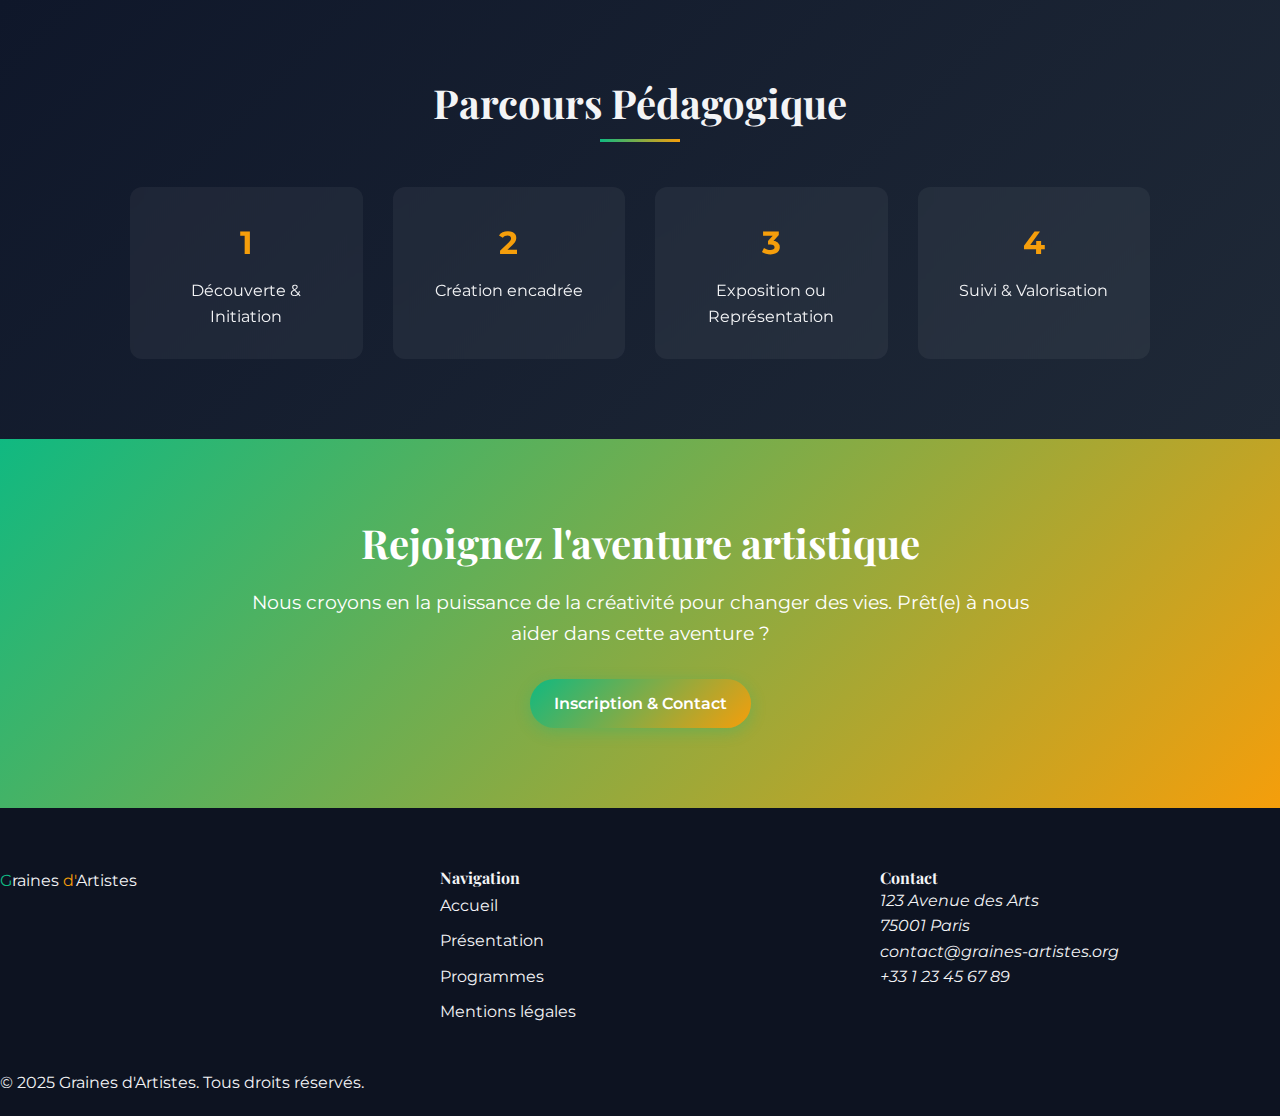
<file: projet asso/programme.html>
<!DOCTYPE html>
<html lang="fr">
<head>
  <!-- Métadonnées de base -->
  <meta charset="UTF-8" /> <!-- Encodage des caractères -->
  <meta name="viewport" content="width=device-width, initial-scale=1.0"/> <!-- Responsive design -->
  <title>Programmes | Graines d'Artistes</title> <!-- Titre de la page -->
  
  <!-- Feuilles de style -->
  <link rel="stylesheet" href="style.css"/> <!-- Style principal -->
  <link rel="stylesheet" href="https://cdnjs.cloudflare.com/ajax/libs/font-awesome/6.5.0/css/all.min.css"> <!-- Icônes Font Awesome -->
  <link href="https://fonts.googleapis.com/css2?family=Montserrat:wght@400;600;700&family=Playfair+Display:wght@700&display=swap" rel="stylesheet"/> <!-- Polices Google -->
</head>

<body>
  <!-- Barre de progression du défilement -->
  <div id="progress-bar"></div>

  <!-- Barre de navigation -->
  <nav id="navbar">
    <div class="nav-container">
      <!-- Logo avec effets de couleur -->
      <a href="index.html" class="logo">
        <span class="logo-emerald">G</span>raines 
        <span class="logo-amber">d'</span>Artistes
      </a>
      
      <!-- Bouton menu mobile -->
      <button id="menu-toggle" class="menu-toggle" aria-label="Menu">
        <span class="menu-bar"></span>
        <span class="menu-bar"></span>
        <span class="menu-bar"></span>
      </button>
      
      <!-- Menu principal -->
      <ul class="nav-links">
        <li><a href="index.html" class="nav-link">Accueil</a></li>
        <li><a href="about.html" class="nav-link">Présentation</a></li>
        <li><a href="programme.html" class="nav-link active">Programmes</a></li>
        <li><a href="gallery.html" class="nav-link">Galerie</a></li>
        <li><a href="contact.html" class="nav-link">Contact</a></li>
      </ul>
    </div>
  </nav>

  <!-- En-tête hero -->
  <header class="hero hero-programme">
    <div class="hero-overlay"></div> <!-- Overlay pour effet visuel -->
    <div class="hero-content">
      <h1><span class="hero-gradient">Découvrez</span> nos programmes</h1>
      <p class="hero-subtitle">
        Une immersion artistique complète à travers des ateliers conçus pour éveiller le talent.
      </p>
      <a href="#programmes" class="btn btn-primary">Explorer les activités</a> <!-- Bouton call-to-action -->
    </div>
  </header>

  <!-- Barre de filtrage -->
  <section class="filter-bar">
    <div class="container">
      <button class="filter-btn active" data-category="all">Tous</button> <!-- Bouton actif par défaut -->
      <button class="filter-btn" data-category="arts">Arts Visuels</button>
      <button class="filter-btn" data-category="scene">Scène</button>
      <button class="filter-btn" data-category="musique">Musique</button>
    </div>
  </section>

  <!-- Section des programmes -->
  <section class="programs" id="programmes">
    <div class="container">
      <div class="section-header">
        <span class="section-badge">Nos Activités</span> <!-- Badge thématique -->
        <h2 class="section-title">Programmes artistiques immersifs</h2> <!-- Titre de section -->
      </div>
      
      <!-- Grille des programmes -->
      <div class="programs-grid">

        <!-- Carte programme 1 - Peinture -->
        <div class="program-card" data-category="arts">
          <div class="program-icon"><i class="fas fa-palette"></i></div> <!-- Icône -->
          <h3>Peinture Expressive</h3> <!-- Titre programme -->
          <p>Exprimer ses émotions à travers l'acrylique, l'aquarelle et le collage libre.</p> <!-- Description -->
        </div>

        <!-- Carte programme 2 - Théâtre -->
        <div class="program-card" data-category="scene">
          <div class="program-icon"><i class="fas fa-theater-masks"></i></div>
          <h3>Improvisation Théâtrale</h3>
          <p>Développer l'estime de soi et la prise de parole en public.</p>
        </div>

        <!-- Carte programme 3 - Musique -->
        <div class="program-card" data-category="musique">
          <div class="program-icon"><i class="fas fa-headphones-alt"></i></div>
          <h3>Création de Beats</h3>
          <p>Un atelier de MAO (musique assistée par ordinateur) pour créer des sons percutants.</p>
        </div>

        <!-- Carte programme 4 - Murales -->
        <div class="program-card" data-category="arts">
          <div class="program-icon"><i class="fas fa-brush"></i></div>
          <h3>Murales Collectives</h3>
          <p>Réalisation de fresques pour dynamiser les quartiers et exprimer des causes sociales.</p>
        </div>

        <!-- Carte programme 5 - Slam -->
        <div class="program-card" data-category="musique">
          <div class="program-icon"><i class="fas fa-microphone-alt"></i></div>
          <h3>Atelier Slam & Voix</h3>
          <p>Libérer les mots pour transformer ses vécus en poésie rythmée.</p>
        </div>
      </div>
    </div>
  </section>

  <!-- Timeline pédagogique -->
  <section class="timeline-section">
    <div class="container">
      <h2 class="section-title">Parcours Pédagogique</h2> <!-- Titre section -->
      <div class="timeline">
        <div class="timeline-step"><span>1</span>Découverte & Initiation</div> <!-- Étape 1 -->
        <div class="timeline-step"><span>2</span>Création encadrée</div> <!-- Étape 2 -->
        <div class="timeline-step"><span>3</span>Exposition ou Représentation</div> <!-- Étape 3 -->
        <div class="timeline-step"><span>4</span>Suivi & Valorisation</div> <!-- Étape 4 -->
      </div>
    </div>
  </section>

  <!-- Section Call to Action -->
  <section class="cta-section">
    <div class="container">
      <h2 class="cta-title">Rejoignez l'aventure artistique</h2> <!-- Titre incitatif -->
      <p class="cta-text">Nous croyons en la puissance de la créativité pour changer des vies. Prêt(e) à nous aider dans cette aventure ?</p>
      <a href="contact.html" class="btn btn-primary">Inscription & Contact</a> <!-- Bouton principal -->
    </div>
  </section>

  <!-- Pied de page -->
  <footer>
    <div class="footer-container">
      <!-- Section logo -->
      <div class="footer-brand">
        <span class="logo-emerald">G</span>raines 
        <span class="logo-amber">d'</span>Artistes
      </div>
      
      <!-- Liens rapides -->
      <div class="footer-links">
        <h4>Navigation</h4>
        <ul>
          <li><a href="index.html">Accueil</a></li>
          <li><a href="about.html">Présentation</a></li>
          <li><a href="programme.html">Programmes</a></li>
          <li><a href="RGPD.html">Mentions légales</a></li>
        </ul>
      </div>
      
      <!-- Coordonnées -->
      <div class="footer-contact">
        <h4>Contact</h4>
        <address>
          123 Avenue des Arts<br />
          75001 Paris<br />
          contact@graines-artistes.org<br />
          +33 1 23 45 67 89
        </address>
      </div>
    </div>
    
    <!-- Copyright -->
    <div class="footer-bottom">
      <p>© 2025 Graines d'Artistes. Tous droits réservés.</p>
    </div>
  </footer>

  <!-- Scripts JavaScript -->
  <script src="script.js"></script> <!-- Script principal -->
  
  <!-- Scripts spécifiques à la page -->
  <script>
    // Filtrage dynamique des programmes
    const filterButtons = document.querySelectorAll('.filter-btn');
    const programCards = document.querySelectorAll('.program-card');

    filterButtons.forEach(btn => {
      btn.addEventListener('click', () => {
        // Gestion de l'état actif des boutons
        filterButtons.forEach(b => b.classList.remove('active'));
        btn.classList.add('active');
        
        // Filtrage des cartes
        const category = btn.getAttribute('data-category');
        programCards.forEach(card => {
          card.style.display = (category === 'all' || card.dataset.category === category) ? 'block' : 'none';
        });
      });
    });

    // Barre de progression du défilement
    const progressBar = document.getElementById('progress-bar');
    window.addEventListener('scroll', () => {
      const scrollY = window.scrollY;
      const totalHeight = document.body.scrollHeight - window.innerHeight;
      const scrollProgress = (scrollY / totalHeight) * 100;
      progressBar.style.width = scrollProgress + '%';
    });
  </script>
</body>
</html>
</file>
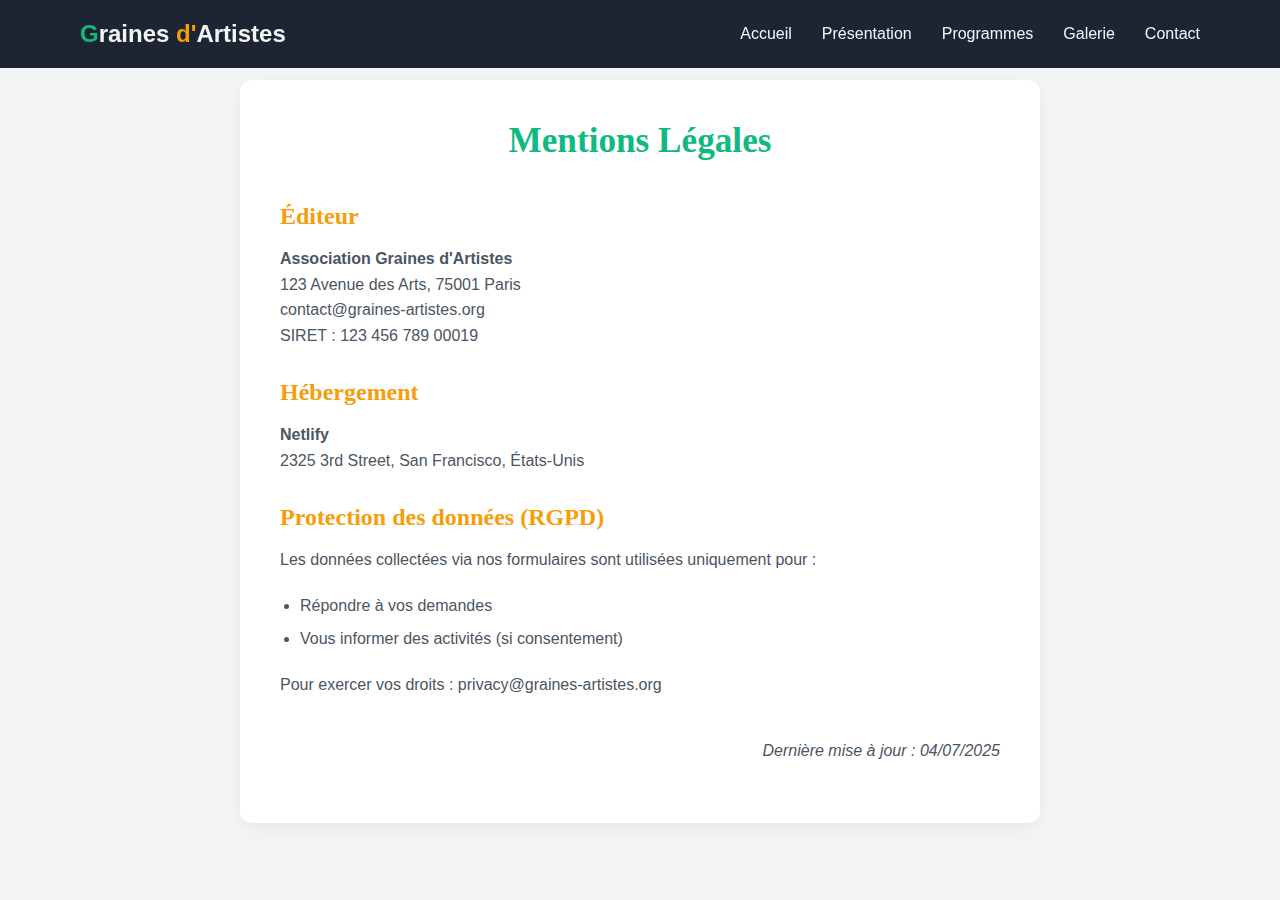
<file: projet asso/RGPD.html>
<!-- la majorité des commentaires ont été fait par IA -->

<!DOCTYPE html>
<html lang="fr">
<head>
    <!-- Métadonnées de base -->
    <meta charset="UTF-8"> <!-- Encodage des caractères -->
    <meta name="viewport" content="width=device-width, initial-scale=1.0"> <!-- Responsive design -->
    <title>Mentions légales - Graines d'Artistes</title> <!-- Titre de la page -->
    
    <!-- Liens CSS -->
    <link href="style.css" rel="stylesheet"> <!-- Style principal -->
    <link href="RGPD.css" rel="stylesheet"> <!-- Style spécifique RGPD -->
</head>
<body>
    <!-- Barre de navigation -->
    <nav id="navbar">
        <div class="nav-container">
            <!-- Logo -->
            <a href="index.html" class="logo">
                <span class="logo-emerald">G</span>raines 
                <span class="logo-amber">d'</span>Artistes
            </a>
            
            <!-- Bouton menu mobile -->
            <button id="menu-toggle" aria-label="Menu" class="menu-toggle">
                <span class="menu-bar"></span>
                <span class="menu-bar"></span>
                <span class="menu-bar"></span>
            </button>
            
            <!-- Menu principal -->
            <ul class="nav-links">
                <li><a href="index.html" class="nav-link">Accueil</a></li>
                <li><a href="about.html" class="nav-link">Présentation</a></li>
                <li><a href="programme.html" class="nav-link">Programmes</a></li>
                <li><a href="gallery.html" class="nav-link">Galerie</a></li>
                <li><a href="contact.html" class="nav-link">Contact</a></li>
            </ul>
        </div>
    </nav>

    <!-- Contenu principal -->
    <main class="mentions-content">
        <div class="mentions-container">
            <!-- Titre principal -->
            <h1>Mentions Légales</h1>
            
            <!-- Section Éditeur -->
            <section>
                <h2>Éditeur</h2>
                <p><strong>Association Graines d'Artistes</strong><br>
                123 Avenue des Arts, 75001 Paris<br>
                contact@graines-artistes.org<br>
                SIRET : 123 456 789 00019</p>
            </section>

            <!-- Section Hébergement -->
            <section>
                <h2>Hébergement</h2>
                <p><strong>Netlify</strong><br>
                2325 3rd Street, San Francisco, États-Unis</p>
            </section>

            <!-- Section RGPD -->
            <section>
                <h2>Protection des données (RGPD)</h2>
                <p>Les données collectées via nos formulaires sont utilisées uniquement pour :</p>
                <ul>
                    <li>Répondre à vos demandes</li>
                    <li>Vous informer des activités (si consentement)</li>
                </ul>
                <p>Pour exercer vos droits : privacy@graines-artistes.org</p>
            </section>

            <!-- Date de mise à jour -->
            <p class="update">Dernière mise à jour : 04/07/2025</p>
        </div>
    </main>
</body>
</html>
</file>
<file: projet asso/style.css>
/* Variables */
:root {
    --emerald: #10B981;
    --amber: #F59E0B;
    --dark: #111827;
    --darker: #0D1321;
    --light: #F3F4F6;
    --gray: #6B7280;
    --transition: all 0.3s ease;
}

/* Reset & Base */
* {
    margin: 0;
    padding: 0;
    box-sizing: border-box;
}

body {
    font-family: 'Montserrat', sans-serif;
    color: var(--light);
    background-color: var(--dark);
    line-height: 1.6;
    overflow-x: hidden;
}

h1, h2, h3, h4 {
    font-family: 'Playfair Display', serif;
    font-weight: 700;
    line-height: 1.2;
}

a {
    text-decoration: none;
    color: inherit;
}

img {
    max-width: 100%;
}

.container {
    width: 100%;
    max-width: 1100px; /* Réduisez légèrement la largeur max */
    margin: 0 auto;
    padding: 0 40px; /* Augmentez le padding */
}

/* Navigation */
nav {
    position: fixed;
    top: 0;
    width: 100%;
    background-color: rgba(17, 24, 39, 0.95);
    backdrop-filter: blur(10px);
    z-index: 1000;
    padding: 15px 0;
    transition: var(--transition);
}

.nav-container {
    display: flex;
    justify-content: space-between;
    align-items: center;
    max-width: 1200px; /* Ajoutez cette ligne */
    margin: 0 auto; /* Et cette ligne */
    padding: 0 40px; /* Augmentez le padding latéral */
}

.logo {
    font-size: 1.5rem;
    font-weight: 700;
}

.logo-emerald {
    color: var(--emerald);
}

.logo-amber {
    color: var(--amber);
}

.nav-links {
    display: flex;
    list-style: none;
    gap: 30px;
}

.nav-link {
    position: relative;
    padding: 5px 0;
    transition: var(--transition);
}

.nav-link::after {
    content: '';
    position: absolute;
    bottom: 0;
    left: 0;
    width: 0;
    height: 2px;
    background: linear-gradient(90deg, var(--emerald), var(--amber));
    transition: var(--transition);
}

.nav-link:hover::after {
    width: 100%;
}

/* Hero Section */
.hero {
    position: relative;
    min-height: 100vh;
    display: flex;
    align-items: center;
    padding-top: 80px;
    background: url('https://images.unsplash.com/photo-1579762715118-a6f1d4b934f1?ixlib=rb-4.0.3&auto=format&fit=crop&w=1567&q=80') center/cover;
}

.hero-overlay {
    position: absolute;
    top: 0;
    left: 0;
    width: 100%;
    height: 100%;
    background: linear-gradient(135deg, rgba(17, 24, 39, 0.9), rgba(17, 24, 39, 0.7));
}

.hero-content {
    position: relative;
    z-index: 1;
    max-width: 600px;
    margin-left: 10%; /* Ajoutez cette ligne pour décaler vers la droite */
    padding: 0 40px; /* Conservez un padding */
}

.hero h1 {
    font-size: clamp(2.5rem, 5vw, 4rem);
    margin-bottom: 1.5rem;
}

.hero-gradient {
    background: linear-gradient(135deg, var(--emerald), var(--amber));
    -webkit-background-clip: text;
    background-clip: text;
    color: transparent;
}

.hero-subtitle {
    font-size: 1.25rem;
    margin-bottom: 2rem;
    opacity: 0.9;
}

.actu1 {
    position: relative;
    min-height: 100vh;
    display: flex;
    align-items: center;
    padding-top: 80px;
    background: url('assets/event1.jpg') center/cover;
}

.actu2 {
    position: relative;
    min-height: 100vh;
    display: flex;
    align-items: center;
    padding-top: 80px;
    background: url('assets/event2.jpg') center/cover;
}

.actu3 {
    position: relative;
    min-height: 100vh;
    display: flex;
    align-items: center;
    padding-top: 80px;
    background: url('assets/event3.jpg') center/cover;
}

.actu1-overlay {
    position: absolute;
    top: 0;
    left: 0;
    width: 100%;
    height: 100%;
    background: linear-gradient(135deg, rgba(17, 24, 39, 0.9), rgba(17, 24, 39, 0.7));
}

.actu1-content {
    position: relative;
    z-index: 1;
    max-width: 600px;
    margin-left: 10%; /* Ajoutez cette ligne pour décaler vers la droite */
    padding: 0 40px; /* Conservez un padding */
}

.actu1 h1 {
    font-size: clamp(2.5rem, 5vw, 4rem);
    margin-bottom: 1.5rem;
}

.actu1-gradient {
    background: linear-gradient(135deg, var(--emerald), var(--amber));
    -webkit-background-clip: text;
    background-clip: text;
    color: transparent;
}

.actu1-subtitle {
    font-size: 1.25rem;
    margin-bottom: 2rem;
    opacity: 0.9;
}

.about {
    position: relative;
    min-height: 100vh;
    display: flex;
    align-items: center;
    padding-top: 80px;
    background: url('https://images.unsplash.com/photo-1575995872537-3793d29d972c?q=80&w=724&auto=format&fit=crop&ixlib=rb-4.1.0&ixid=M3wxMjA3fDB8MHxwaG90by1wYWdlfHx8fGVufDB8fHx8fA%3D%3D') center/cover;
}

.about-overlay {
    position: absolute;
    top: 0;
    left: 0;
    width: 100%;
    height: 100%;
    background: linear-gradient(135deg, rgba(17, 24, 39, 0.9), rgba(17, 24, 39, 0.7));
}

.about-content {
    position: relative;
    z-index: 1;
    max-width: 600px;
    margin-left: 10%; /* Ajoutez cette ligne pour décaler vers la droite */
    padding: 0 40px; /* Conservez un padding */
}

.about h1 {
    font-size: clamp(2.5rem, 5vw, 4rem);
    margin-bottom: 1.5rem;
}

.about-gradient {
    background: linear-gradient(135deg, var(--emerald), var(--amber));
    -webkit-background-clip: text;
    background-clip: text;
    color: transparent;
}

.about-subtitle {
    font-size: 1.25rem;
    margin-bottom: 2rem;
    opacity: 0.9;
}


/* Boutons */
.btn {
    display: inline-block;
    padding: 12px 24px;
    border-radius: 50px;
    font-weight: 600;
    transition: var(--transition);
}

.btn-primary {
    background: linear-gradient(135deg, var(--emerald), var(--amber));
    color: white;
    box-shadow: 0 4px 15px rgba(16, 185, 129, 0.3);
}

.btn-primary:hover {
    transform: translateY(-3px);
    box-shadow: 0 6px 20px rgba(16, 185, 129, 0.4);
}

.btn-secondary {
    background: rgba(255, 255, 255, 0.1);
    border: 1px solid rgba(255, 255, 255, 0.2);
}

.btn-secondary:hover {
    background: rgba(255, 255, 255, 0.2);
}

/* Section Programmes */
.programs {
    padding: 80px 0;
}

.section-header {
    text-align: center;
    margin-bottom: 60px;
}

.section-badge {
    display: inline-block;
    color: var(--emerald);
    font-weight: 600;
    margin-bottom: 10px;
}

.programs-grid {
    display: grid;
    grid-template-columns: repeat(auto-fit, minmax(300px, 1fr));
    gap: 30px;
}

.program-card {
    background: rgba(31, 41, 55, 0.6);
    backdrop-filter: blur(10px);
    border: 1px solid rgba(255, 255, 255, 0.1);
    border-radius: 20px;
    padding: 40px;
    transition: var(--transition);
}

.program-card:hover {
    transform: translateY(-10px);
    box-shadow: 0 15px 30px rgba(0, 0, 0, 0.1);
}

.program-icon {
    font-size: 2.5rem;
    margin-bottom: 1.5rem;
}

.program-link {
    display: inline-flex;
    align-items: center;
    color: var(--emerald);
    font-weight: 600;
    margin-top: 1rem;
    transition: var(--transition);
}

.program-link:hover {
    color: var(--amber);
}

/* Footer */
footer {
    background-color: var(--darker);
    padding: 60px 0 20px;
}

.footer-container {
    display: grid;
    grid-template-columns: repeat(auto-fit, minmax(250px, 1fr));
    gap: 40px;
    margin-bottom: 40px;
}

.footer-links ul {
    list-style: none;
}

.footer-links a {
    display: inline-block;
    padding: 5px 0;
    position: relative;
}

.footer-links a::before {
    content: '';
    position: absolute;
    bottom: 0;
    left: 0;
    width: 0;
    height: 1px;
    background: linear-gradient(90deg, var(--emerald), var(--amber));
    transition: var(--transition);
}

.footer-links a:hover::before {
    width: 100%;
}

/* Curseur personnalisé */
.custom-cursor {
    position: fixed;
    width: 20px;
    height: 20px;
    border-radius: 50%;
    background: rgba(16, 185, 129, 0.5);
    pointer-events: none;
    z-index: 9999;
    transform: translate(-50%, -50%);
    mix-blend-mode: screen;
    transition: transform 0.1s ease;
}

/* Styles pour le bouton burger */
.menu-toggle {
    display: none; /* Caché par défaut sur desktop */
    background: none;
    border: none;
    cursor: pointer;
    padding: 10px;
    z-index: 1001;
}

.menu-bar {
    display: block;
    width: 25px;
    height: 3px;
    background-color: var(--light);
    margin: 5px 0;
    transition: var(--transition);
}

/* Transforme le burger en croix quand actif */
.menu-toggle.active .menu-bar:nth-child(1) {
    transform: translateY(8px) rotate(45deg);
}

.menu-toggle.active .menu-bar:nth-child(2) {
    opacity: 0;
}

.menu-toggle.active .menu-bar:nth-child(3) {
    transform: translateY(-8px) rotate(-45deg);
}

/* Section Actualités */
.news-section {
    padding: 80px 0;
    background-color: var(--dark);
}

.section-title {
    text-align: center;
    font-size: 2.5rem;
    margin-bottom: 60px;
    color: var(--light);
    position: relative;
}

.section-title::after {
    content: '';
    position: absolute;
    bottom: -15px;
    left: 50%;
    transform: translateX(-50%);
    width: 80px;
    height: 3px;
    background: linear-gradient(90deg, var(--emerald), var(--amber));
}

.news-grid {
    display: grid;
    grid-template-columns: repeat(auto-fit, minmax(300px, 1fr));
    gap: 30px;
    max-width: 1200px;
    margin: 0 auto;
    padding: 0 20px;
}

.news-card {
    background: rgba(31, 41, 55, 0.7);
    border-radius: 12px;
    overflow: hidden;
    transition: all 0.3s ease;
    box-shadow: 0 5px 15px rgba(0, 0, 0, 0.1);
}

.news-card:hover {
    transform: translateY(-10px);
    box-shadow: 0 15px 30px rgba(0, 0, 0, 0.2);
}

.news-image-container {
    height: 200px;
    overflow: hidden;
}

.news-image {
    width: 100%;
    height: 100%;
    object-fit: cover;
    transition: transform 0.5s ease;
}

.news-card:hover .news-image {
    transform: scale(1.05);
}

.news-content {
    padding: 25px;
}

.news-content h3 {
    font-size: 1.5rem;
    margin-bottom: 10px;
    color: var(--light);
}

.news-date {
    color: var(--amber);
    margin-bottom: 15px;
    font-weight: 500;
}

.news-link {
    display: inline-block;
    padding: 8px 20px;
    border: 1px solid var(--emerald);
    color: var(--emerald);
    border-radius: 50px;
    font-weight: 600;
    transition: all 0.3s ease;
}

.news-link:hover {
    background-color: var(--emerald);
    color: white;
    transform: translateY(-2px);
}

/* Responsive */
@media (max-width: 768px) {
    .news-grid {
        grid-template-columns: 1fr;
        padding: 0 15px;
    }
    
    .section-title {
        font-size: 2rem;
        margin-bottom: 40px;
    }
}

/* Affiche le bouton burger sur mobile */
@media (max-width: 768px) {
    .menu-toggle {
        display: block;
    }
    
    .nav-links {
        position: fixed;
        top: 70px;
        left: 0;
        width: 100%;
        background-color: var(--dark);
        flex-direction: column;
        align-items: center;
        padding: 20px 0;
        gap: 15px;
        transform: translateY(-150%);
        transition: var(--transition);
    }

    .nav-links.active {
        transform: translateY(0);
    }
}

/* Responsive */
@media (max-width: 768px) {
    .nav-links {
        position: fixed;
        top: 70px;
        left: 0;
        width: 100%;
        background-color: var(--dark);
        flex-direction: column;
        align-items: center;
        padding: 20px 0;
        gap: 15px;
        transform: translateY(-150%);
        transition: var(--transition);
    }

    .nav-links.active {
        transform: translateY(0);
    }

    .hero-content {
        text-align: center;
    }

    .hero-buttons {
        flex-direction: column;
        gap: 15px;
    }
}

/* Section Contact */
.contact-section {
    padding: 80px 0;
    background-color: var(--light);
    color: var(--dark);
}

.contact-container {
    display: grid;
    grid-template-columns: repeat(auto-fit, minmax(300px, 1fr));
    gap: 50px;
    max-width: 1200px;
    margin: 0 auto;
    padding: 0 20px;
}

.contact-info h2 {
    font-size: 2.5rem;
    margin-bottom: 20px;
    color: var(--emerald);
}

.contact-details {
    margin: 30px 0;
}

.contact-item {
    display: flex;
    align-items: center;
    margin-bottom: 20px;
    gap: 15px;
}

.contact-icon {
    font-size: 1.5rem;
}

.social-links {
    display: flex;
    gap: 15px;
    margin-top: 30px;
}

.social-links a {
    font-size: 1.8rem;
    transition: transform 0.3s;
}

.social-links a:hover {
    transform: translateY(-5px);
}

.contact-form {
    background: white;
    padding: 40px;
    border-radius: 12px;
    box-shadow: 0 5px 15px rgba(0,0,0,0.1);
}

.contact-form h3 {
    font-size: 1.8rem;
    margin-bottom: 25px;
    color: var(--dark);
}

.form-group {
    margin-bottom: 20px;
}

.form-group label {
    display: block;
    margin-bottom: 8px;
    font-weight: 600;
}

.form-group input,
.form-group select,
.form-group textarea {
    width: 100%;
    padding: 12px;
    border: 1px solid #ddd;
    border-radius: 8px;
    font-family: inherit;
}

.form-group textarea {
    resize: vertical;
}

/* Responsive */
@media (max-width: 768px) {
    .contact-container {
        grid-template-columns: 1fr;
    }
    
    .contact-form {
        padding: 25px;
    }
}

/* === BARRE DE PROGRESSION DE SCROLL === */
#progress-bar {
    position: fixed;
    top: 0;
    left: 0;
    height: 5px;
    background: linear-gradient(90deg, var(--emerald), var(--amber));
    width: 0%;
    z-index: 2000;
    transition: width 0.2s ease-out;
}

/* === SECTION HERO PROGRAMME === */
.hero-programme {
    background: url('https://images.unsplash.com/photo-1568605114967-8130f3a36994?auto=format&fit=crop&w=1567&q=80') center/cover;
    min-height: 70vh;
    display: flex;
    align-items: center;
    justify-content: center;
    text-align: center;
    padding-top: 80px;
}

/* === BARRE DE FILTRAGE === */
.filter-bar {
    background-color: var(--darker);
    padding: 30px 0;
    text-align: center;
}

.filter-btn {
    display: inline-block;
    margin: 0 10px;
    padding: 10px 20px;
    background: rgba(255,255,255,0.05);
    border: 1px solid var(--emerald);
    border-radius: 30px;
    font-weight: 600;
    color: var(--emerald);
    cursor: pointer;
    transition: all 0.3s ease;
}

.filter-btn:hover,
.filter-btn.active {
    background: var(--emerald);
    color: white;
    transform: translateY(-2px);
}

/* === TIMELINE PEDAGOGIQUE === */
.timeline-section {
    background: linear-gradient(135deg, #0f172a, #1f2937);
    padding: 80px 0;
    color: var(--light);
    text-align: center;
}

.timeline {
    display: flex;
    justify-content: space-between;
    flex-wrap: wrap;
    gap: 30px;
    margin-top: 50px;
}

.timeline-step {
    flex: 1 1 200px;
    background: rgba(255,255,255,0.05);
    padding: 30px;
    border-radius: 12px;
    backdrop-filter: blur(6px);
    position: relative;
    transition: transform 0.3s;
}

.timeline-step:hover {
    transform: translateY(-8px);
    box-shadow: 0 10px 30px rgba(0,0,0,0.15);
}

.timeline-step span {
    font-size: 2rem;
    font-weight: bold;
    color: var(--amber);
    display: block;
    margin-bottom: 10px;
}

/* === SECTION CTA (Call to Action) === */
.cta-section {
    background: linear-gradient(135deg, var(--emerald), var(--amber));
    color: white;
    padding: 80px 20px;
    text-align: center;
}

.cta-title {
    font-size: 2.5rem;
    margin-bottom: 20px;
    font-family: 'Playfair Display', serif;
}

.cta-text {
    font-size: 1.2rem;
    margin-bottom: 30px;
    max-width: 800px;
    margin-left: auto;
    margin-right: auto;
}

/* === ANIMATIONS EN CSS PUR === */
[data-animate] {
    opacity: 0;
    transform: translateY(20px);
    transition: opacity 0.6s ease, transform 0.6s ease;
}

[data-animate].visible {
    opacity: 1;
    transform: none;
}
</file>
<file: projet asso/gallery-style.css>
/* Variables */
:root {
    --emerald: #10B981;
    --amber: #F59E0B;
    --dark: #111827;
    --darker: #0D1321;
    --light: #F3F4F6;
    --gray: #6B7280;
    --transition: all 0.3s ease;
}

/* Reset & Base */
* {
    margin: 0;
    padding: 0;
    box-sizing: border-box;
}

body {
    font-family: 'Montserrat', sans-serif;
    color: var(--light);
    background-color: var(--dark);
    line-height: 1.6;
    overflow-x: hidden;
}

h1, h2, h3, h4 {
    font-family: 'Playfair Display', serif;
    font-weight: 700;
    line-height: 1.2;
}

a {
    text-decoration: none;
    color: inherit;
}

img {
    max-width: 100%;
}

.container {
    width: 100%;
    max-width: 1100px; /* Réduisez légèrement la largeur max */
    margin: 0 auto;
    padding: 0 40px; /* Augmentez le padding */
}

/* Navigation */
nav {
    position: fixed;
    top: 0;
    width: 100%;
    background-color: rgba(17, 24, 39, 0.95);
    backdrop-filter: blur(10px);
    z-index: 1000;
    padding: 15px 0;
    transition: var(--transition);
}

.nav-container {
    display: flex;
    justify-content: space-between;
    align-items: center;
    max-width: 1200px; /* Ajoutez cette ligne */
    margin: 0 auto; /* Et cette ligne */
    padding: 0 40px; /* Augmentez le padding latéral */
}

.logo {
    font-size: 1.5rem;
    font-weight: 700;
}

.logo-emerald {
    color: var(--emerald);
}

.logo-amber {
    color: var(--amber);
}

.nav-links {
    display: flex;
    list-style: none;
    gap: 30px;
}

.nav-link {
    position: relative;
    padding: 5px 0;
    transition: var(--transition);
}

.nav-link::after {
    content: '';
    position: absolute;
    bottom: 0;
    left: 0;
    width: 0;
    height: 2px;
    background: linear-gradient(90deg, var(--emerald), var(--amber));
    transition: var(--transition);
}

.nav-link:hover::after {
    width: 100%;
}

/* Hero Section */
.hero {
    position: relative;
    min-height: 100vh;
    display: flex;
    align-items: center;
    padding-top: 80px;
    background: url('https://images.unsplash.com/photo-1579762715118-a6f1d4b934f1?ixlib=rb-4.0.3&auto=format&fit=crop&w=1567&q=80') center/cover;
}

.hero-overlay {
    position: absolute;
    top: 0;
    left: 0;
    width: 100%;
    height: 100%;
    background: linear-gradient(135deg, rgba(17, 24, 39, 0.9), rgba(17, 24, 39, 0.7));
}

.hero-content {
    position: relative;
    z-index: 1;
    max-width: 600px;
    margin-left: 10%; /* Ajoutez cette ligne pour décaler vers la droite */
    padding: 0 40px; /* Conservez un padding */
}

.hero h1 {
    font-size: clamp(2.5rem, 5vw, 4rem);
    margin-bottom: 1.5rem;
}

.hero-gradient {
    background: linear-gradient(135deg, var(--emerald), var(--amber));
    -webkit-background-clip: text;
    background-clip: text;
    color: transparent;
}

.hero-subtitle {
    font-size: 1.25rem;
    margin-bottom: 2rem;
    opacity: 0.9;
}

.about {
    position: relative;
    min-height: 100vh;
    display: flex;
    align-items: center;
    padding-top: 80px;
    background: url('https://images.unsplash.com/photo-1575995872537-3793d29d972c?q=80&w=724&auto=format&fit=crop&ixlib=rb-4.1.0&ixid=M3wxMjA3fDB8MHxwaG90by1wYWdlfHx8fGVufDB8fHx8fA%3D%3D') center/cover;
}

.about-overlay {
    position: absolute;
    top: 0;
    left: 0;
    width: 100%;
    height: 100%;
    background: linear-gradient(135deg, rgba(17, 24, 39, 0.9), rgba(17, 24, 39, 0.7));
}

.about-content {
    position: relative;
    z-index: 1;
    max-width: 600px;
    margin-left: 10%; /* Ajoutez cette ligne pour décaler vers la droite */
    padding: 0 40px; /* Conservez un padding */
}

.about h1 {
    font-size: clamp(2.5rem, 5vw, 4rem);
    margin-bottom: 1.5rem;
}

.about-gradient {
    background: linear-gradient(135deg, var(--emerald), var(--amber));
    -webkit-background-clip: text;
    background-clip: text;
    color: transparent;
}

.about-subtitle {
    font-size: 1.25rem;
    margin-bottom: 2rem;
    opacity: 0.9;
}


/* Boutons */
.btn {
    display: inline-block;
    padding: 12px 24px;
    border-radius: 50px;
    font-weight: 600;
    transition: var(--transition);
}

.btn-primary {
    background: linear-gradient(135deg, var(--emerald), var(--amber));
    color: white;
    box-shadow: 0 4px 15px rgba(16, 185, 129, 0.3);
}

.btn-primary:hover {
    transform: translateY(-3px);
    box-shadow: 0 6px 20px rgba(16, 185, 129, 0.4);
}

.btn-secondary {
    background: rgba(255, 255, 255, 0.1);
    border: 1px solid rgba(255, 255, 255, 0.2);
}

.btn-secondary:hover {
    background: rgba(255, 255, 255, 0.2);
}

/* Section Programmes */
.programs {
    padding: 80px 0;
}

.section-header {
    text-align: center;
    margin-bottom: 60px;
}

.section-badge {
    display: inline-block;
    color: var(--emerald);
    font-weight: 600;
    margin-bottom: 10px;
}

.programs-grid {
    display: grid;
    grid-template-columns: repeat(auto-fit, minmax(300px, 1fr));
    gap: 30px;
}

.program-card {
    background: rgba(31, 41, 55, 0.6);
    backdrop-filter: blur(10px);
    border: 1px solid rgba(255, 255, 255, 0.1);
    border-radius: 20px;
    padding: 40px;
    transition: var(--transition);
}

.program-card:hover {
    transform: translateY(-10px);
    box-shadow: 0 15px 30px rgba(0, 0, 0, 0.1);
}

.program-icon {
    font-size: 2.5rem;
    margin-bottom: 1.5rem;
}

.program-link {
    display: inline-flex;
    align-items: center;
    color: var(--emerald);
    font-weight: 600;
    margin-top: 1rem;
    transition: var(--transition);
}

.program-link:hover {
    color: var(--amber);
}

/* Footer */
footer {
    background-color: var(--darker);
    padding: 60px 0 20px;
}

.footer-container {
    display: grid;
    grid-template-columns: repeat(auto-fit, minmax(250px, 1fr));
    gap: 40px;
    margin-bottom: 40px;
}

.footer-links ul {
    list-style: none;
}

.footer-links a {
    display: inline-block;
    padding: 5px 0;
    position: relative;
}

.footer-links a::before {
    content: '';
    position: absolute;
    bottom: 0;
    left: 0;
    width: 0;
    height: 1px;
    background: linear-gradient(90deg, var(--emerald), var(--amber));
    transition: var(--transition);
}

.footer-links a:hover::before {
    width: 100%;
}

/* Curseur personnalisé */
.custom-cursor {
    position: fixed;
    width: 20px;
    height: 20px;
    border-radius: 50%;
    background: rgba(16, 185, 129, 0.5);
    pointer-events: none;
    z-index: 9999;
    transform: translate(-50%, -50%);
    mix-blend-mode: screen;
    transition: transform 0.1s ease;
}

/* Styles pour le bouton burger */
.menu-toggle {
    display: none; /* Caché par défaut sur desktop */
    background: none;
    border: none;
    cursor: pointer;
    padding: 10px;
    z-index: 1001;
}

.menu-bar {
    display: block;
    width: 25px;
    height: 3px;
    background-color: var(--light);
    margin: 5px 0;
    transition: var(--transition);
}

/* Transforme le burger en croix quand actif */
.menu-toggle.active .menu-bar:nth-child(1) {
    transform: translateY(8px) rotate(45deg);
}

.menu-toggle.active .menu-bar:nth-child(2) {
    opacity: 0;
}

.menu-toggle.active .menu-bar:nth-child(3) {
    transform: translateY(-8px) rotate(-45deg);
}

/* Section Actualités */
.news-section {
    padding: 80px 0;
    background-color: var(--dark);
}

.section-title {
    text-align: center;
    font-size: 2.5rem;
    margin-bottom: 60px;
    color: var(--light);
    position: relative;
}

.section-title::after {
    content: '';
    position: absolute;
    bottom: -15px;
    left: 50%;
    transform: translateX(-50%);
    width: 80px;
    height: 3px;
    background: linear-gradient(90deg, var(--emerald), var(--amber));
}

.news-grid {
    display: grid;
    grid-template-columns: repeat(auto-fit, minmax(300px, 1fr));
    gap: 30px;
    max-width: 1200px;
    margin: 0 auto;
    padding: 0 20px;
}

.news-card {
    background: rgba(31, 41, 55, 0.7);
    border-radius: 12px;
    overflow: hidden;
    transition: all 0.3s ease;
    box-shadow: 0 5px 15px rgba(0, 0, 0, 0.1);
}

.news-card:hover {
    transform: translateY(-10px);
    box-shadow: 0 15px 30px rgba(0, 0, 0, 0.2);
}

.news-image-container {
    height: 200px;
    overflow: hidden;
}

.news-image {
    width: 100%;
    height: 100%;
    object-fit: cover;
    transition: transform 0.5s ease;
}

.news-card:hover .news-image {
    transform: scale(1.05);
}

.news-content {
    padding: 25px;
}

.news-content h3 {
    font-size: 1.5rem;
    margin-bottom: 10px;
    color: var(--light);
}

.news-date {
    color: var(--amber);
    margin-bottom: 15px;
    font-weight: 500;
}

.news-link {
    display: inline-block;
    padding: 8px 20px;
    border: 1px solid var(--emerald);
    color: var(--emerald);
    border-radius: 50px;
    font-weight: 600;
    transition: all 0.3s ease;
}

.news-link:hover {
    background-color: var(--emerald);
    color: white;
    transform: translateY(-2px);
}

/* Responsive */
@media (max-width: 768px) {
    .news-grid {
        grid-template-columns: 1fr;
        padding: 0 15px;
    }
    
    .section-title {
        font-size: 2rem;
        margin-bottom: 40px;
    }
}

/* Affiche le bouton burger sur mobile */
@media (max-width: 768px) {
    .menu-toggle {
        display: block;
    }
    
    .nav-links {
        position: fixed;
        top: 70px;
        left: 0;
        width: 100%;
        background-color: var(--dark);
        flex-direction: column;
        align-items: center;
        padding: 20px 0;
        gap: 15px;
        transform: translateY(-150%);
        transition: var(--transition);
    }

    .nav-links.active {
        transform: translateY(0);
    }
}

/* Responsive */
@media (max-width: 768px) {
    .nav-links {
        position: fixed;
        top: 70px;
        left: 0;
        width: 100%;
        background-color: var(--dark);
        flex-direction: column;
        align-items: center;
        padding: 20px 0;
        gap: 15px;
        transform: translateY(-150%);
        transition: var(--transition);
    }

    .nav-links.active {
        transform: translateY(0);
    }

    .hero-content {
        text-align: center;
    }

    .hero-buttons {
        flex-direction: column;
        gap: 15px;
    }
}

/* Section Contact */
.contact-section {
    padding: 80px 0;
    background-color: var(--light);
    color: var(--dark);
}

.contact-container {
    display: grid;
    grid-template-columns: repeat(auto-fit, minmax(300px, 1fr));
    gap: 50px;
    max-width: 1200px;
    margin: 0 auto;
    padding: 0 20px;
}

.contact-info h2 {
    font-size: 2.5rem;
    margin-bottom: 20px;
    color: var(--emerald);
}

.contact-details {
    margin: 30px 0;
}

.contact-item {
    display: flex;
    align-items: center;
    margin-bottom: 20px;
    gap: 15px;
}

.contact-icon {
    font-size: 1.5rem;
}

.social-links {
    display: flex;
    gap: 15px;
    margin-top: 30px;
}

.social-links a {
    font-size: 1.8rem;
    transition: transform 0.3s;
}

.social-links a:hover {
    transform: translateY(-5px);
}

.contact-form {
    background: white;
    padding: 40px;
    border-radius: 12px;
    box-shadow: 0 5px 15px rgba(0,0,0,0.1);
}

.contact-form h3 {
    font-size: 1.8rem;
    margin-bottom: 25px;
    color: var(--dark);
}

.form-group {
    margin-bottom: 20px;
}

.form-group label {
    display: block;
    margin-bottom: 8px;
    font-weight: 600;
}

.form-group input,
.form-group select,
.form-group textarea {
    width: 100%;
    padding: 12px;
    border: 1px solid #ddd;
    border-radius: 8px;
    font-family: inherit;
}

.form-group textarea {
    resize: vertical;
}

/* Responsive */
@media (max-width: 768px) {
    .contact-container {
        grid-template-columns: 1fr;
    }
    
    .contact-form {
        padding: 25px;
    }
}

* {
  box-sizing: border-box;
}

/* Position the image container (needed to position the left and right arrows) */
.container {
  position: relative;
}

/* Hide the images by default */
.mySlides {
  display: none;
}

/* Add a pointer when hovering over the thumbnail images */
.cursor {
  cursor: pointer;
}

/* Next & previous buttons */
.prev,
.next {
  cursor: pointer;
  position: absolute;
  top: 40%;
  width: auto;
  padding: 16px;
  margin-top: -50px;
  color: white;
  font-weight: bold;
  font-size: 20px;
  border-radius: 0 3px 3px 0;
  user-select: none;
  -webkit-user-select: none;
}

/* Position the "next button" to the right */
.next {
  right: 0;
  border-radius: 3px 0 0 3px;
}

/* On hover, add a black background color with a little bit see-through */
.prev:hover,
.next:hover {
  background-color: rgba(0, 0, 0, 0.8);
}

/* Number text (1/3 etc) */
.numbertext {
  color: #f2f2f2;
  font-size: 12px;
  padding: 8px 12px;
  position: absolute;
  top: 0;
}

/* Container for image text */
.caption-container {
  text-align: center;
  background-color: #222;
  padding: 2px 16px;
  color: white;
}

.row:after {
  content: "";
  display: table;
  clear: both;
}

/* Six columns side by side */
.column {
  float: left;
  width: 16.66%;
}

/* Add a transparency effect for thumnbail images */
.demo {
  opacity: 0.6;
}

.active,
.demo:hover {
  opacity: 1;
}

/* Ajoutez ces styles à la fin de votre fichier CSS existant */

.gallery-section {
    padding: 80px 0;
    background-color: var(--dark);
}

.gallery-container {
    max-width: 900px;
    margin: 0 auto;
    position: relative;
    padding: 0 20px;
}

.gallery-slides {
    position: relative;
    height: 500px;
    overflow: hidden;
    border-radius: 12px;
    box-shadow: 0 10px 30px rgba(0, 0, 0, 0.3);
}

.slide {
    position: absolute;
    top: 0;
    left: 0;
    width: 100%;
    height: 100%;
    opacity: 0;
    transition: opacity 0.5s ease, transform 0.5s ease;
    transform: scale(0.98);
}

.slide.active {
    opacity: 1;
    transform: scale(1);
    z-index: 1;
}

.slide img {
    width: 100%;
    height: 100%;
    object-fit: cover;
    object-position: center;
}

.slide-caption {
    position: absolute;
    bottom: 0;
    left: 0;
    right: 0;
    background: linear-gradient(transparent, rgba(0, 0, 0, 0.7));
    color: white;
    padding: 20px;
    text-align: center;
    font-size: 1.2rem;
}

.slide-nav {
    position: absolute;
    top: 50%;
    transform: translateY(-50%);
    background: rgba(16, 185, 129, 0.7);
    color: white;
    border: none;
    width: 50px;
    height: 50px;
    border-radius: 50%;
    font-size: 1.5rem;
    cursor: pointer;
    z-index: 10;
    transition: all 0.3s ease;
    display: flex;
    align-items: center;
    justify-content: center;
}

.slide-nav:hover {
    background: var(--emerald);
    transform: translateY(-50%) scale(1.1);
}

.slide-nav.prev {
    left: 20px;
}

.slide-nav.next {
    right: 20px;
}

.thumbnails {
    display: flex;
    justify-content: center;
    gap: 10px;
    margin-top: 20px;
}

.thumb {
    width: 80px;
    height: 60px;
    object-fit: cover;
    border-radius: 5px;
    cursor: pointer;
    opacity: 0.6;
    transition: all 0.3s ease;
    border: 2px solid transparent;
}

.thumb:hover, .thumb.active {
    opacity: 1;
    border-color: var(--emerald);
    transform: translateY(-5px);
}

.gradient-text {
    background: linear-gradient(135deg, var(--emerald), var(--amber));
    -webkit-background-clip: text;
    background-clip: text;
    color: transparent;
}

@media (max-width: 768px) {
    .gallery-slides {
        height: 350px;
    }
    
    .slide-nav {
        width: 40px;
        height: 40px;
    }
    
    .thumb {
        width: 60px;
        height: 45px;
    }
}
</file>
<file: projet asso/RGPD.css>
/* Style spécifique à la page mentions légales */
.mentions-content {
    padding-top: 80px; /* Compensation pour la navbar fixe */
    background-color: #F3F4F6;
    min-height: 100vh;
}

.mentions-container {
    max-width: 800px;
    margin: 0 auto;
    padding: 40px;
    background: white;
    border-radius: 12px;
    box-shadow: 0 5px 15px rgba(0,0,0,0.05);
}

.mentions-container h1 {
    color: #10B981;
    text-align: center;
    margin-bottom: 40px;
    font-size: 2.2rem;
}

.mentions-container h2 {
    color: #F59E0B;
    margin: 30px 0 15px;
    font-size: 1.5rem;
}

.mentions-container p, 
.mentions-container ul {
    margin-bottom: 20px;
    line-height: 1.6;
    color: #4B5563;
}

.mentions-container ul {
    padding-left: 20px;
}

.mentions-container li {
    margin-bottom: 8px;
}

.update {
    text-align: right;
    font-style: italic;
    color: #6B7280;
    margin-top: 40px;
}

/* Responsive */
@media (max-width: 768px) {
    .mentions-container {
        padding: 20px;
        margin: 20px;
    }
}
</file>
